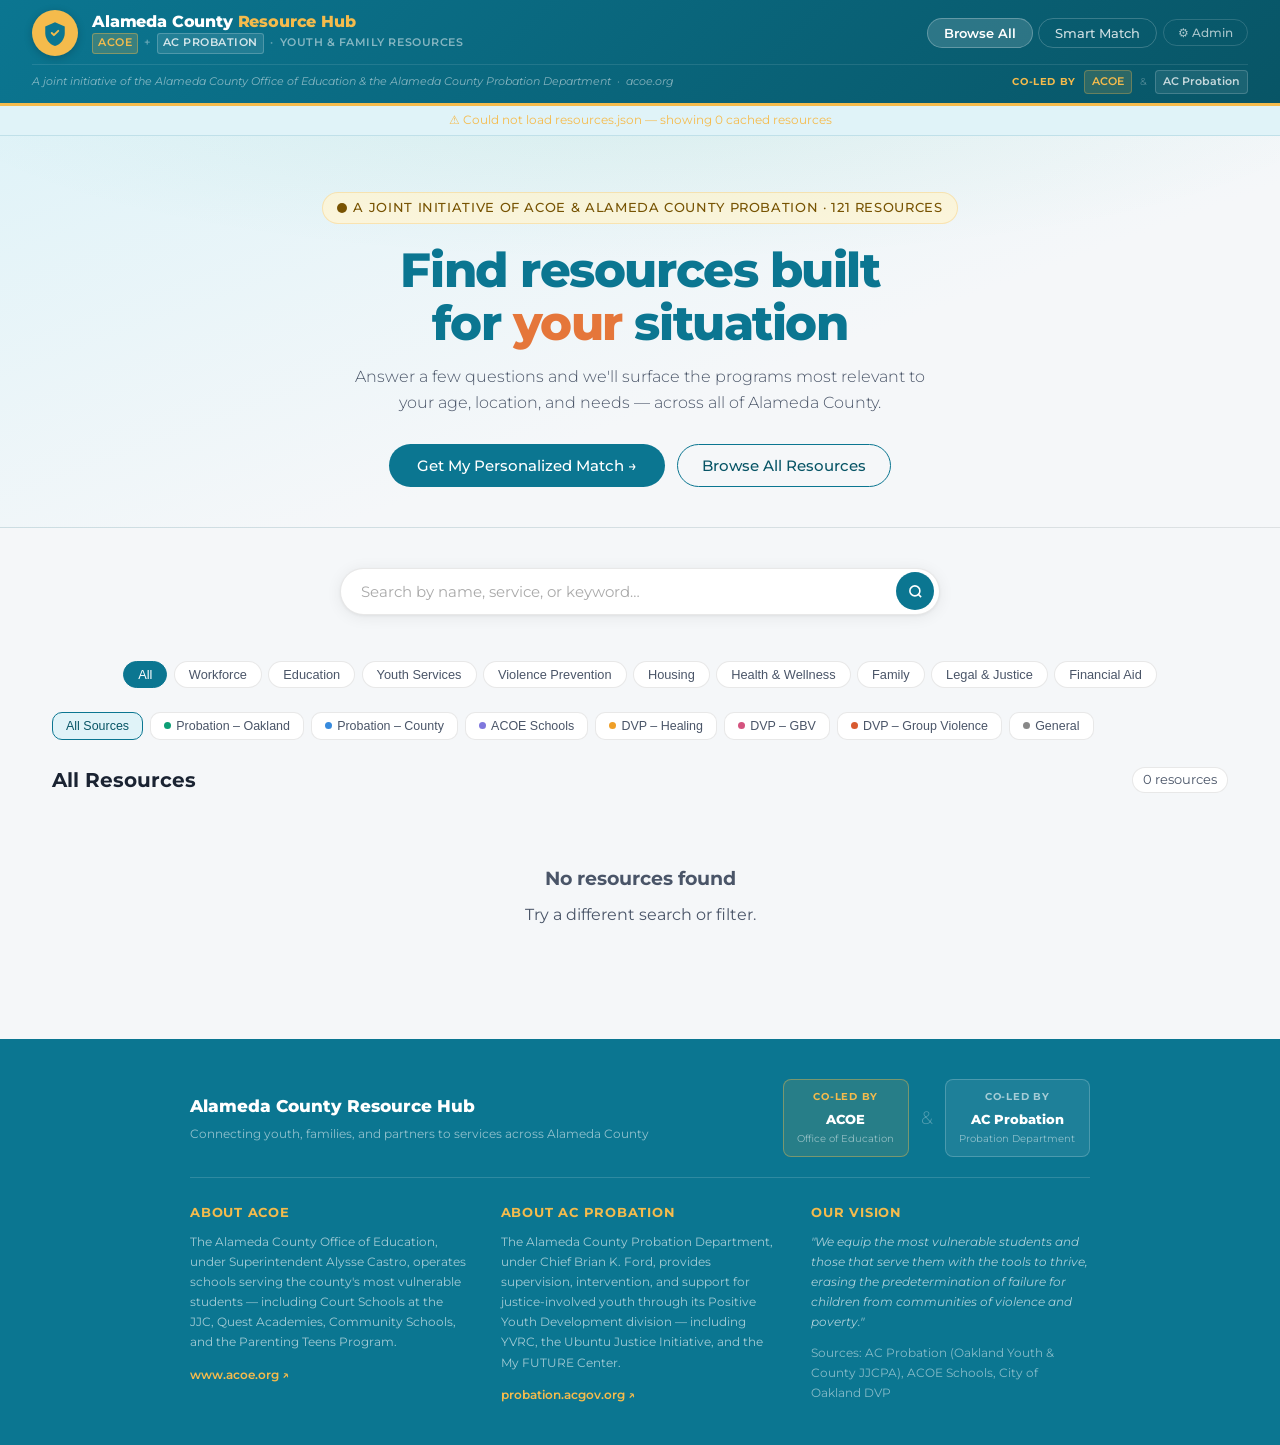
<file: index (2).html>
<!DOCTYPE html>
<html lang="en">
<head>
<meta charset="UTF-8">
<meta name="viewport" content="width=device-width, initial-scale=1.0">
<title>Alameda County Resource Hub · ACOE & Probation</title>
<link href="https://fonts.googleapis.com/css2?family=Montserrat:ital,wght@0,300;0,400;0,500;0,600;0,700;0,800;1,400&display=swap" rel="stylesheet">
<style>
*,*::before,*::after{box-sizing:border-box;margin:0;padding:0}
:root{
  /* ── ACOE Primary Colors ── */
  --teal:#0B7691;--teal-light:#E0F3F8;--teal-dark:#085566;--teal-mid:#0e8dac;
  --amber:#F5BB4C;--amber-light:#FEF6DC;
  --coral:#E5763A;--coral-light:#FDEDE3;
  /* ── ACOE Secondary Colors ── */
  --purple:#DB383B;--purple-light:#FCEAEA;
  --blue:#9BAB8E;--blue-light:#EEF2EB;
  --green:#73B661;--green-light:#EAF5E6;
  --pink:#D4537E;--pink-light:#FBEAF0;
  --red:#DB383B;--red-light:#FCEAEA;
  /* ── Neutrals ── */
  --ink:#1a2332;--ink-soft:#4a5568;--ink-faint:#8a97a8;
  --mist:#f5f7f9;--white:#ffffff;--border:rgba(0,0,0,0.09);--border2:rgba(0,0,0,0.15);
  --card-r:18px;--pill:100px;
  --shadow:0 2px 16px rgba(0,0,0,0.07),0 1px 3px rgba(0,0,0,0.05);
  --shadow-h:0 8px 32px rgba(0,0,0,0.13),0 2px 8px rgba(0,0,0,0.07);
  /* ── ACOE Font Stack ── */
  --font-head:'Montserrat','Century Gothic','Avenir',sans-serif;
  --font-body:'Montserrat','Century Gothic','Avenir',sans-serif;
}
html{scroll-behavior:smooth}
body{font-family:var(--font-body);background:var(--mist);color:var(--ink);min-height:100vh;line-height:1.6}

/* ── HEADER ── */
header{background:var(--white);border-bottom:1px solid var(--border);padding:0 2rem;position:sticky;top:0;z-index:200;display:flex;align-items:center;justify-content:space-between;height:64px}
.logo{display:flex;align-items:center;gap:10px;text-decoration:none}
.logo-mark{width:36px;height:36px;background:var(--teal);border-radius:10px;display:flex;align-items:center;justify-content:center;flex-shrink:0}
.logo-mark svg{width:20px;height:20px}
.logo-text{font-family:var(--font-head);font-weight:800;font-size:1.15rem;color:var(--ink);letter-spacing:-.01em}
.logo-text span{color:var(--teal)}
nav{display:flex;gap:.25rem}
nav button{background:none;border:none;padding:6px 14px;border-radius:var(--pill);font-family:var(--font-body);font-size:.875rem;font-weight:500;color:var(--ink-soft);cursor:pointer;transition:all .15s}
nav button:hover,nav button.nav-active{background:var(--teal-light);color:var(--teal-dark)}

/* ── HERO ── */
.hero{background:var(--white);padding:3.5rem 2rem 2.5rem;text-align:center;border-bottom:1px solid var(--border);position:relative;overflow:hidden}
.hero::before{content:'';position:absolute;inset:0;background:radial-gradient(ellipse 80% 60% at 50% -10%,rgba(13,158,117,.08) 0%,transparent 70%);pointer-events:none}
.eyebrow{display:inline-flex;align-items:center;gap:6px;background:var(--teal-light);color:var(--teal-dark);font-size:.8rem;font-weight:500;letter-spacing:.05em;text-transform:uppercase;padding:5px 14px;border-radius:var(--pill);margin-bottom:1.25rem}
.hero h1{font-family:var(--font-head);font-size:clamp(1.9rem,4.5vw,3rem);font-weight:800;line-height:1.1;letter-spacing:-.03em;margin-bottom:.9rem}
.hero h1 em{font-style:normal;color:var(--teal)}
.hero p{font-size:1rem;color:var(--ink-soft);max-width:580px;margin:0 auto 1.75rem;font-weight:300}
.hero-btns{display:flex;gap:.75rem;justify-content:center;flex-wrap:wrap}
.btn-primary{background:var(--teal);color:white;border:none;border-radius:var(--pill);padding:12px 28px;font-family:var(--font-body);font-size:.95rem;font-weight:500;cursor:pointer;transition:background .15s;text-decoration:none}
.btn-primary:hover{background:var(--teal-dark)}
.btn-secondary{background:transparent;color:var(--teal-dark);border:1.5px solid var(--teal);border-radius:var(--pill);padding:11px 24px;font-family:var(--font-body);font-size:.95rem;font-weight:500;cursor:pointer;transition:all .15s}
.btn-secondary:hover{background:var(--teal-light)}

/* ── SEARCH BAR ── */
.search-wrap{max-width:600px;margin:0 auto;position:relative}
.search-wrap input{width:100%;padding:13px 52px 13px 20px;border-radius:var(--pill);border:1.5px solid var(--border);background:var(--white);font-family:var(--font-body);font-size:.95rem;color:var(--ink);outline:none;box-shadow:var(--shadow);transition:border-color .2s,box-shadow .2s}
.search-wrap input:focus{border-color:var(--teal);box-shadow:0 0 0 3px rgba(13,158,117,.12)}
.search-wrap input::placeholder{color:#aaa}
.search-btn{position:absolute;right:6px;top:50%;transform:translateY(-50%);background:var(--teal);border:none;border-radius:var(--pill);width:38px;height:38px;cursor:pointer;display:flex;align-items:center;justify-content:center;transition:background .15s}
.search-btn:hover{background:var(--teal-dark)}
.search-btn svg{width:15px;height:15px;stroke:white;stroke-width:2.5;fill:none}

/* ── FILTERS ── */
.filters{display:flex;gap:.4rem;flex-wrap:wrap;justify-content:center;padding:1.4rem 2rem 0}
.fpill{background:var(--white);border:1px solid var(--border);border-radius:var(--pill);padding:5px 14px;font-size:.8rem;font-weight:500;cursor:pointer;transition:all .15s;color:var(--ink-soft)}
.fpill:hover{border-color:var(--teal);color:var(--teal-dark)}
.fpill.active{background:var(--teal);border-color:var(--teal);color:white}

/* ── MAIN ── */
main{max-width:1240px;margin:0 auto;padding:2.5rem 2rem 4rem}

/* ── VIEW TOGGLE ── */
.view-toggle{display:flex;background:var(--white);border:1px solid var(--border);border-radius:12px;padding:4px;gap:4px;margin-bottom:2rem;width:fit-content}
.vtab{padding:8px 20px;border-radius:8px;border:none;background:none;font-family:var(--font-body);font-size:.85rem;font-weight:500;cursor:pointer;color:var(--ink-soft);transition:all .15s;display:flex;align-items:center;gap:6px}
.vtab.active{background:var(--teal);color:white}
.vtab svg{width:14px;height:14px;stroke:currentColor;fill:none;stroke-width:2}

/* ── SMART MATCH WIZARD ── */
#matcher-view{display:none}
#matcher-view.visible{display:block}
#browse-view{display:block}

.wizard-wrap{background:var(--white);border-radius:22px;border:1px solid var(--border);box-shadow:var(--shadow);overflow:hidden;margin-bottom:2rem}

/* Progress bar */
.wiz-progress{height:5px;background:var(--mist);position:relative}
.wiz-bar{height:100%;background:linear-gradient(90deg,var(--teal),var(--teal-mid));border-radius:5px;transition:width .4s ease}

/* Step header */
.wiz-header{padding:2rem 2rem 0;display:flex;align-items:center;justify-content:space-between}
.wiz-step-label{font-size:.78rem;font-weight:600;color:var(--ink-faint);text-transform:uppercase;letter-spacing:.06em}
.wiz-step-num{font-size:.78rem;color:var(--ink-faint)}

/* Step body */
.wiz-body{padding:1.5rem 2rem 2rem}
.wiz-body h2{font-family:var(--font-head);font-size:1.5rem;font-weight:800;margin-bottom:.4rem;line-height:1.2}
.wiz-body .sub{font-size:.9rem;color:var(--ink-soft);margin-bottom:1.5rem;font-weight:300}

/* Option grids */
.opt-grid{display:grid;gap:.65rem}
.opt-grid.cols-2{grid-template-columns:repeat(2,1fr)}
.opt-grid.cols-3{grid-template-columns:repeat(3,1fr)}
.opt-grid.cols-auto{grid-template-columns:repeat(auto-fill,minmax(160px,1fr))}

.wiz-opt{background:var(--mist);border:2px solid transparent;border-radius:14px;padding:1rem 1.1rem;cursor:pointer;transition:all .18s;text-align:left;display:flex;flex-direction:column;gap:.3rem;position:relative}
.wiz-opt:hover{border-color:var(--teal);background:var(--teal-light)}
.wiz-opt.selected{border-color:var(--teal);background:var(--teal-light)}
.wiz-opt .opt-icon{font-size:22px;margin-bottom:2px}
.wiz-opt .opt-label{font-size:.9rem;font-weight:500;color:var(--ink);line-height:1.2}
.wiz-opt .opt-sub{font-size:.75rem;color:var(--ink-faint);font-weight:300}
.wiz-opt .check{position:absolute;top:10px;right:10px;width:20px;height:20px;border-radius:50%;border:2px solid var(--border2);display:flex;align-items:center;justify-content:center;transition:all .18s;flex-shrink:0}
.wiz-opt.selected .check{background:var(--teal);border-color:var(--teal)}
.wiz-opt.selected .check::after{content:'';width:6px;height:6px;background:white;border-radius:50%}

/* Risk factors — chip style */
.risk-grid{display:flex;flex-wrap:wrap;gap:.5rem}
.risk-chip{background:var(--mist);border:1.5px solid var(--border2);border-radius:var(--pill);padding:8px 16px;cursor:pointer;font-family:var(--font-body);font-size:.84rem;font-weight:500;color:var(--ink-soft);transition:all .15s;display:flex;align-items:center;gap:6px}
.risk-chip:hover{border-color:var(--teal);color:var(--teal-dark)}
.risk-chip.selected{background:var(--teal);border-color:var(--teal);color:white}
.risk-chip svg{width:13px;height:13px;stroke:currentColor;fill:none;stroke-width:2.5;flex-shrink:0}

/* Text / select inputs */
.wiz-input{width:100%;padding:12px 16px;border-radius:10px;border:1.5px solid var(--border2);background:var(--white);font-family:var(--font-body);font-size:.95rem;color:var(--ink);outline:none;transition:border-color .2s}
.wiz-input:focus{border-color:var(--teal)}
.wiz-input::placeholder{color:#bbb}
.input-row{display:flex;gap:.75rem}
.input-row .wiz-input{flex:1}
.input-label{font-size:.82rem;font-weight:500;color:var(--ink-soft);margin-bottom:.4rem;display:block}

/* Nav buttons */
.wiz-nav{display:flex;align-items:center;justify-content:space-between;padding:1.25rem 2rem;border-top:1px solid var(--border);background:var(--mist)}
.wiz-back{background:none;border:1.5px solid var(--border2);border-radius:var(--pill);padding:10px 22px;font-family:var(--font-body);font-size:.88rem;font-weight:500;color:var(--ink-soft);cursor:pointer;transition:all .15s}
.wiz-back:hover{border-color:var(--teal);color:var(--teal-dark)}
.wiz-next{background:var(--teal);color:white;border:none;border-radius:var(--pill);padding:11px 28px;font-family:var(--font-body);font-size:.92rem;font-weight:500;cursor:pointer;transition:background .15s;display:flex;align-items:center;gap:8px}
.wiz-next:hover{background:var(--teal-dark)}
.wiz-next svg{width:14px;height:14px;stroke:white;fill:none;stroke-width:2.5}
.wiz-next:disabled{background:#ccc;cursor:not-allowed}

/* ── MATCH RESULTS ── */
#match-results{display:none}
#match-results.visible{display:block}
.match-header{background:var(--white);border-radius:18px;border:1px solid var(--border);padding:1.75rem 2rem;margin-bottom:1.5rem;box-shadow:var(--shadow);display:flex;align-items:flex-start;justify-content:space-between;gap:1rem;flex-wrap:wrap}
.match-header-left h2{font-family:var(--font-head);font-size:1.4rem;font-weight:800;margin-bottom:.3rem}
.match-header-left p{font-size:.88rem;color:var(--ink-soft);font-weight:300}
.profile-pills{display:flex;flex-wrap:wrap;gap:.4rem;margin-top:.75rem}
.profile-pill{font-size:.75rem;background:var(--teal-light);color:var(--teal-dark);border-radius:var(--pill);padding:3px 12px;font-weight:500}
.match-again-btn{background:var(--teal-light);color:var(--teal-dark);border:1.5px solid var(--teal);border-radius:var(--pill);padding:9px 20px;font-family:var(--font-body);font-size:.84rem;font-weight:500;cursor:pointer;white-space:nowrap;transition:all .15s;flex-shrink:0}
.match-again-btn:hover{background:var(--teal);color:white}

/* Match score badge */
.score-badge{position:absolute;top:12px;right:12px;display:flex;align-items:center;gap:4px;background:var(--green-light);color:var(--green);border-radius:var(--pill);padding:3px 10px;font-size:.72rem;font-weight:700;z-index:1}
.score-badge.high{background:#E1F5EE;color:#085041}
.score-badge.med{background:var(--amber-light);color:#633806}
.score-badge svg{width:11px;height:11px;fill:currentColor;stroke:none}

/* ── SOURCE TABS ── */
.source-tabs{display:flex;gap:.45rem;flex-wrap:wrap;margin-bottom:1.5rem}
.stab{background:var(--white);border:1px solid var(--border);border-radius:10px;padding:6px 13px;font-size:.78rem;font-weight:500;cursor:pointer;color:var(--ink-soft);transition:all .15s;display:flex;align-items:center;gap:5px}
.stab:hover{border-color:var(--teal);color:var(--teal-dark)}
.stab.active{background:var(--teal-light);border-color:var(--teal);color:var(--teal-dark)}
.sdot{width:7px;height:7px;border-radius:50%;flex-shrink:0}

/* ── SEC HEADER ── */
.sec-hdr{display:flex;align-items:center;justify-content:space-between;margin-bottom:1.25rem;flex-wrap:wrap;gap:.5rem}
.sec-hdr h2{font-family:var(--font-head);font-size:1.25rem;font-weight:700}
.cnt{font-size:.8rem;color:var(--ink-soft);background:var(--white);border:1px solid var(--border);border-radius:var(--pill);padding:2px 10px}

/* ── RESOURCE GRID ── */
.grid{display:grid;grid-template-columns:repeat(auto-fill,minmax(310px,1fr));gap:1.2rem}

/* ── CARD ── */
.card{background:var(--white);border-radius:var(--card-r);border:1px solid var(--border);padding:1.4rem;display:flex;flex-direction:column;gap:.85rem;box-shadow:var(--shadow);transition:transform .2s,box-shadow .2s;position:relative;overflow:hidden;animation:fadeUp .35s ease both}
.card:hover{transform:translateY(-3px);box-shadow:var(--shadow-h)}
.accent{position:absolute;top:0;left:0;right:0;height:4px;border-radius:var(--card-r) var(--card-r) 0 0}
.card-top{display:flex;align-items:flex-start;justify-content:space-between;gap:.75rem}
.cicon{width:44px;height:44px;border-radius:12px;display:flex;align-items:center;justify-content:center;font-size:20px;flex-shrink:0}
.badges{display:flex;flex-direction:column;align-items:flex-end;gap:4px}
.cat{font-size:.68rem;font-weight:700;text-transform:uppercase;letter-spacing:.07em;padding:3px 9px;border-radius:var(--pill);white-space:nowrap}
.src-lbl{font-size:.65rem;color:#bbb;text-align:right}
.card h3{font-family:var(--font-head);font-size:.98rem;font-weight:700;line-height:1.25}
.ages-pill{font-size:.74rem;color:var(--teal-dark);background:var(--teal-light);display:inline-block;border-radius:var(--pill);padding:2px 10px;font-weight:500;margin-top:4px}
.card p{font-size:.845rem;color:var(--ink-soft);line-height:1.6;font-weight:300}
.tags{display:flex;flex-wrap:wrap;gap:.35rem;margin-top:auto}
.tag{font-size:.7rem;background:var(--mist);color:var(--ink-soft);border-radius:var(--pill);padding:3px 9px;border:1px solid var(--border)}
.card-foot{display:flex;align-items:center;justify-content:space-between;border-top:1px solid var(--border);padding-top:.85rem;gap:.5rem}
.card-meta{font-size:.73rem;color:#999;flex:1}
.card-contact{font-size:.73rem;color:var(--ink-soft)}
.card-addr{font-size:.68rem;color:#bbb}
.cta{background:var(--teal);color:white;border:none;border-radius:var(--pill);padding:7px 15px;font-family:var(--font-body);font-size:.78rem;font-weight:500;cursor:pointer;text-decoration:none;display:inline-block;transition:background .15s;white-space:nowrap;flex-shrink:0}
.cta:hover{background:var(--teal-dark)}
.cta-gray{background:#e5e5e5;color:#aaa;cursor:default}

/* match reason tag */
.match-reason{font-size:.7rem;background:var(--green-light);color:var(--green);border-radius:var(--pill);padding:3px 10px;border:1px solid rgba(99,153,34,.2);font-weight:500}

/* ── THEMES ── */
.th-teal .accent{background:var(--teal)}.th-teal .cicon{background:var(--teal-light)}.th-teal .cat{background:var(--teal-light);color:var(--teal-dark)}
.th-amber .accent{background:var(--amber)}.th-amber .cicon{background:var(--amber-light)}.th-amber .cat{background:var(--amber-light);color:#633806}
.th-coral .accent{background:var(--coral)}.th-coral .cicon{background:var(--coral-light)}.th-coral .cat{background:var(--coral-light);color:#4A1B0C}
.th-purple .accent{background:var(--purple)}.th-purple .cicon{background:var(--purple-light)}.th-purple .cat{background:var(--purple-light);color:#26215C}
.th-blue .accent{background:var(--blue)}.th-blue .cicon{background:var(--blue-light)}.th-blue .cat{background:var(--blue-light);color:#042C53}
.th-pink .accent{background:var(--pink)}.th-pink .cicon{background:var(--pink-light)}.th-pink .cat{background:var(--pink-light);color:#4B1528}
.th-red .accent{background:var(--red)}.th-red .cicon{background:var(--red-light)}.th-red .cat{background:var(--red-light);color:#501313}

/* ── NO RESULTS ── */
.nores{display:none;text-align:center;padding:3rem;color:var(--ink-soft)}
.nores h3{font-family:var(--font-head);font-weight:700;margin-bottom:.5rem}

/* ── FOOTER ── */
footer{font-size:.8rem}
footer strong{color:white;font-family:var(--font-head)}

/* ── EMPTY WIZARD STATE ── */
.start-card{text-align:center;padding:3rem 2rem;background:var(--white);border-radius:22px;border:1px solid var(--border);box-shadow:var(--shadow)}
.start-card .big-icon{font-size:3rem;margin-bottom:1rem}
.start-card h2{font-family:var(--font-head);font-size:1.5rem;font-weight:800;margin-bottom:.5rem}
.start-card p{color:var(--ink-soft);font-size:.95rem;max-width:440px;margin:0 auto 1.75rem;font-weight:300}

@media(max-width:680px){
  nav{display:none}
  .hero{padding:2.5rem 1.25rem 2rem}
  main{padding:1.5rem 1rem 3rem}
  .grid{grid-template-columns:1fr}
  .opt-grid.cols-2,.opt-grid.cols-3,.opt-grid.cols-auto{grid-template-columns:1fr}
  .input-row{flex-direction:column}
  .match-header{flex-direction:column}
}
@keyframes fadeUp{from{opacity:0;transform:translateY(14px)}to{opacity:1;transform:translateY(0)}}
@keyframes slideIn{from{opacity:0;transform:translateX(20px)}to{opacity:1;transform:translateX(0)}}
.wiz-body{animation:slideIn .25s ease}
</style>
</head>
<body>

<header style="background:linear-gradient(135deg,#0B7691 0%,#085566 100%);border-bottom:3px solid #F5BB4C;height:auto;padding:.6rem 2rem;flex-direction:column;align-items:stretch;gap:0">
  <div style="display:flex;align-items:center;justify-content:space-between;gap:1rem;flex-wrap:wrap">
    <a href="#" class="logo" onclick="location.reload();return false" style="gap:14px;text-decoration:none;display:flex;align-items:center">
      <!-- ACOE Shield -->
      <div style="width:46px;height:46px;background:#F5BB4C;border-radius:50%;display:flex;align-items:center;justify-content:center;flex-shrink:0;box-shadow:0 2px 8px rgba(0,0,0,.2)">
        <svg viewBox="0 0 24 24" fill="none" width="26" height="26">
          <path d="M12 2L3 6v6c0 5.5 3.8 10.7 9 12 5.2-1.3 9-6.5 9-12V6L12 2z" fill="#0B7691"/>
          <path d="M9 12l2 2 4-4" stroke="#F5BB4C" stroke-width="1.8" stroke-linecap="round" stroke-linejoin="round"/>
        </svg>
      </div>
      <div>
        <div style="font-family:var(--font-head);font-weight:800;font-size:1rem;color:white;letter-spacing:-.01em;line-height:1.2">Alameda County <span style="color:#F5BB4C">Resource Hub</span></div>
        <div style="font-size:.66rem;color:rgba(255,255,255,.65);font-weight:600;letter-spacing:.05em;text-transform:uppercase;margin-top:2px;display:flex;align-items:center;gap:6px">
          <span style="background:rgba(245,187,76,.2);border:1px solid rgba(245,187,76,.4);border-radius:3px;padding:1px 5px;color:#F5BB4C">ACOE</span>
          <span style="color:rgba(255,255,255,.35)">+</span>
          <span style="background:rgba(255,255,255,.1);border:1px solid rgba(255,255,255,.2);border-radius:3px;padding:1px 5px;color:rgba(255,255,255,.8)">AC Probation</span>
          <span style="color:rgba(255,255,255,.35)">·</span>
          <span style="color:rgba(255,255,255,.5)">Youth &amp; Family Resources</span>
        </div>
      </div>
    </a>
    <nav style="display:flex;align-items:center;gap:.35rem;flex-wrap:wrap">
      <button class="nav-active" onclick="showView('browse',this)" style="color:white;background:rgba(255,255,255,.15);border:1px solid rgba(255,255,255,.25);border-radius:var(--pill);padding:6px 16px;font-family:var(--font-body);font-size:.82rem;font-weight:600;cursor:pointer;transition:all .15s">Browse All</button>
      <button onclick="showView('matcher',this)" style="color:rgba(255,255,255,.8);background:transparent;border:1px solid rgba(255,255,255,.2);border-radius:var(--pill);padding:6px 16px;font-family:var(--font-body);font-size:.82rem;font-weight:500;cursor:pointer;transition:all .15s">Smart Match</button>
      <button onclick="showAdmin()" style="color:rgba(255,255,255,.65);background:transparent;border:1px solid rgba(255,255,255,.15);border-radius:var(--pill);padding:5px 14px;font-family:var(--font-body);font-size:.78rem;font-weight:500;cursor:pointer;transition:all .15s">⚙ Admin</button>
    </nav>
  </div>
  <!-- Co-brand tagline bar -->
  <div style="margin-top:.5rem;padding:.35rem 0 0;border-top:1px solid rgba(255,255,255,.1);display:flex;align-items:center;justify-content:space-between;flex-wrap:wrap;gap:.4rem">
    <div style="font-size:.7rem;color:rgba(255,255,255,.5);font-style:italic">A joint initiative of the Alameda County Office of Education &amp; the Alameda County Probation Department &nbsp;·&nbsp; acoe.org</div>
    <div style="display:flex;align-items:center;gap:.5rem">
      <span style="font-size:.65rem;font-weight:700;color:#F5BB4C;text-transform:uppercase;letter-spacing:.06em">Co-led by</span>
      <span style="font-size:.68rem;background:rgba(245,187,76,.15);border:1px solid rgba(245,187,76,.3);border-radius:4px;padding:2px 7px;color:#F5BB4C;font-weight:600">ACOE</span>
      <span style="font-size:.65rem;color:rgba(255,255,255,.3)">&amp;</span>
      <span style="font-size:.68rem;background:rgba(255,255,255,.08);border:1px solid rgba(255,255,255,.18);border-radius:4px;padding:2px 7px;color:rgba(255,255,255,.75);font-weight:600">AC Probation</span>
    </div>
  </div>
</header>
<div style="text-align:center;padding:5px 1rem;font-size:.73rem;background:#E0F3F8;border-bottom:1px solid rgba(11,118,145,.15);min-height:26px;color:#085566" id="sheet-status"></div>

<section class="hero" style="background:linear-gradient(160deg,#E0F3F8 0%,#f5f7f9 60%)">
  <div class="eyebrow" style="background:#FEF6DC;color:#7a5200;border:1px solid rgba(245,187,76,.3)">
    <svg width="10" height="10" viewBox="0 0 10 10" fill="currentColor"><circle cx="5" cy="5" r="5"/></svg>
    A joint initiative of ACOE &amp; Alameda County Probation · 121 Resources
  </div>
  <h1 style="color:#0B7691">Find resources built<br>for <em style="font-style:normal;color:#E5763A">your</em> situation</h1>
  <p>Answer a few questions and we'll surface the programs most relevant to your age, location, and needs — across all of Alameda County.</p>
  <div class="hero-btns">
    <button class="btn-primary" onclick="showView('matcher',document.querySelectorAll('nav button')[1])">Get My Personalized Match →</button>
    <button class="btn-secondary" onclick="showView('browse',document.querySelectorAll('nav button')[0])">Browse All Resources</button>
  </div>
</section>

<main>

<!-- ═══════════════════════════════════════
     SMART MATCH VIEW
════════════════════════════════════════ -->
<div id="matcher-view">

  <!-- WIZARD (shown until complete) -->
  <div id="wizard-shell">
    <div class="start-card" id="wizard-start">
      <div class="big-icon">🎯</div>
      <h2>Let's find your best resources</h2>
      <p>Answer 5 quick steps about who you are and what you need. We'll score every resource and show you the ones that fit best — ranked for you.</p>
      <button class="btn-primary" onclick="startWizard()">Start Matching →</button>
    </div>
    <div id="wizard" style="display:none">
      <div class="wizard-wrap">
        <div class="wiz-progress"><div class="wiz-bar" id="wiz-bar" style="width:20%"></div></div>
        <div class="wiz-header">
          <span class="wiz-step-label" id="wiz-step-label">Step 1 of 5</span>
          <span class="wiz-step-num" id="wiz-step-num"></span>
        </div>
        <div class="wiz-body" id="wiz-body"></div>
        <div class="wiz-nav">
          <button class="wiz-back" id="wiz-back" onclick="wizBack()">← Back</button>
          <button class="wiz-next" id="wiz-next" onclick="wizNext()">
            Continue <svg viewBox="0 0 24 24"><path d="M5 12h14M12 5l7 7-7 7"/></svg>
          </button>
        </div>
      </div>
    </div>
  </div>

  <!-- RESULTS (shown after wizard complete) -->
  <div id="match-results">
    <div class="match-header">
      <div class="match-header-left">
        <h2>Your Matched Resources</h2>
        <p id="match-summary"></p>
        <div class="profile-pills" id="profile-pills"></div>
      </div>
      <button class="match-again-btn" onclick="resetWizard()">↩ Update My Profile</button>
    </div>

    <!-- Sub-filters for matched results -->
    <div class="source-tabs" id="match-source-tabs">
      <button class="stab active" onclick="setMatchSrc('all',this)">All Matched</button>
      <button class="stab" onclick="setMatchSrc('probation-oakland',this)"><span class="sdot" style="background:#0D9E75"></span>Probation – Oakland</button>
      <button class="stab" onclick="setMatchSrc('probation-county',this)"><span class="sdot" style="background:#378ADD"></span>Probation – County</button>
      <button class="stab" onclick="setMatchSrc('acoe',this)"><span class="sdot" style="background:#7F77DD"></span>ACOE Schools</button>
      <button class="stab" onclick="setMatchSrc('dvp-healing',this)"><span class="sdot" style="background:#EF9F27"></span>DVP – Healing</button>
      <button class="stab" onclick="setMatchSrc('dvp-gbv',this)"><span class="sdot" style="background:#D4537E"></span>DVP – GBV</button>
      <button class="stab" onclick="setMatchSrc('dvp-group',this)"><span class="sdot" style="background:#D85A30"></span>DVP – Group Violence</button>
      <button class="stab" onclick="setMatchSrc('general',this)"><span class="sdot" style="background:#888"></span>General</button>
    </div>

    <div class="sec-hdr">
      <h2>Best matches for you</h2>
      <span class="cnt" id="match-cnt">—</span>
    </div>
    <div class="grid" id="match-grid"></div>
    <div class="nores" id="match-nores"><h3>No resources found for this filter</h3><p>Try "All Matched" to see your full results.</p></div>
  </div>
</div>

<!-- ═══════════════════════════════════════
     BROWSE VIEW
════════════════════════════════════════ -->
<div id="browse-view">
  <div style="margin-bottom:1.5rem">
    <div class="search-wrap">
      <input type="text" id="sinput" placeholder="Search by name, service, or keyword…">
      <button class="search-btn"><svg viewBox="0 0 24 24"><circle cx="11" cy="11" r="8"/><path d="M21 21l-4.35-4.35"/></svg></button>
    </div>
  </div>
  <div class="filters">
    <button class="fpill active" onclick="setFilter('all',this)">All</button>
    <button class="fpill" onclick="setFilter('workforce',this)">Workforce</button>
    <button class="fpill" onclick="setFilter('education',this)">Education</button>
    <button class="fpill" onclick="setFilter('youth',this)">Youth Services</button>
    <button class="fpill" onclick="setFilter('violence',this)">Violence Prevention</button>
    <button class="fpill" onclick="setFilter('housing',this)">Housing</button>
    <button class="fpill" onclick="setFilter('health',this)">Health &amp; Wellness</button>
    <button class="fpill" onclick="setFilter('family',this)">Family</button>
    <button class="fpill" onclick="setFilter('legal',this)">Legal &amp; Justice</button>
    <button class="fpill" onclick="setFilter('financial',this)">Financial Aid</button>
  </div>
  <div style="margin-top:1.5rem">
    <div class="source-tabs">
      <button class="stab active" onclick="setSrc('all',this)">All Sources</button>
      <button class="stab" onclick="setSrc('probation-oakland',this)"><span class="sdot" style="background:#0D9E75"></span>Probation – Oakland</button>
      <button class="stab" onclick="setSrc('probation-county',this)"><span class="sdot" style="background:#378ADD"></span>Probation – County</button>
      <button class="stab" onclick="setSrc('acoe',this)"><span class="sdot" style="background:#7F77DD"></span>ACOE Schools</button>
      <button class="stab" onclick="setSrc('dvp-healing',this)"><span class="sdot" style="background:#EF9F27"></span>DVP – Healing</button>
      <button class="stab" onclick="setSrc('dvp-gbv',this)"><span class="sdot" style="background:#D4537E"></span>DVP – GBV</button>
      <button class="stab" onclick="setSrc('dvp-group',this)"><span class="sdot" style="background:#D85A30"></span>DVP – Group Violence</button>
      <button class="stab" onclick="setSrc('general',this)"><span class="sdot" style="background:#888"></span>General</button>
    </div>
    <div class="sec-hdr">
      <h2>All Resources</h2>
      <span class="cnt" id="browse-cnt">—</span>
    </div>
    <div class="grid" id="browse-grid"></div>
    <div class="nores" id="browse-nores"><h3>No resources found</h3><p>Try a different search or filter.</p></div>
  </div>
</div>

</main>

<footer style="background:#0B7691;color:rgba(255,255,255,.7);text-align:left;padding:2.5rem 2rem;font-size:.82rem;line-height:1.7">
  <div style="max-width:900px;margin:0 auto">

    <!-- Co-brand header bar -->
    <div style="display:flex;align-items:center;gap:1rem;flex-wrap:wrap;margin-bottom:1.5rem;padding-bottom:1.25rem;border-bottom:1px solid rgba(255,255,255,.15)">
      <div style="flex:1;min-width:220px">
        <div style="font-family:var(--font-head);font-weight:800;font-size:1.05rem;color:white;margin-bottom:.2rem">Alameda County Resource Hub</div>
        <div style="font-size:.74rem;color:rgba(255,255,255,.55)">Connecting youth, families, and partners to services across Alameda County</div>
      </div>
      <div style="display:flex;align-items:center;gap:.75rem;flex-wrap:wrap">
        <div style="background:rgba(245,187,76,.12);border:1.5px solid rgba(245,187,76,.4);border-radius:8px;padding:.5rem .85rem;text-align:center">
          <div style="font-size:.62rem;font-weight:700;text-transform:uppercase;letter-spacing:.08em;color:#F5BB4C;margin-bottom:.15rem">Co-Led by</div>
          <div style="font-size:.82rem;font-weight:800;color:white">ACOE</div>
          <div style="font-size:.65rem;color:rgba(255,255,255,.5)">Office of Education</div>
        </div>
        <div style="font-size:1.1rem;color:rgba(255,255,255,.3);font-weight:300">&amp;</div>
        <div style="background:rgba(255,255,255,.08);border:1.5px solid rgba(255,255,255,.2);border-radius:8px;padding:.5rem .85rem;text-align:center">
          <div style="font-size:.62rem;font-weight:700;text-transform:uppercase;letter-spacing:.08em;color:rgba(255,255,255,.6);margin-bottom:.15rem">Co-Led by</div>
          <div style="font-size:.82rem;font-weight:800;color:white">AC Probation</div>
          <div style="font-size:.65rem;color:rgba(255,255,255,.5)">Probation Department</div>
        </div>
      </div>
    </div>

    <!-- Three columns -->
    <div style="display:grid;grid-template-columns:1fr 1fr 1fr;gap:2rem;flex-wrap:wrap">
      <div>
        <div style="font-family:var(--font-head);font-weight:700;font-size:.8rem;color:#F5BB4C;text-transform:uppercase;letter-spacing:.06em;margin-bottom:.55rem">About ACOE</div>
        <div style="font-size:.76rem;color:rgba(255,255,255,.62);line-height:1.65">The Alameda County Office of Education, under Superintendent Alysse Castro, operates schools serving the county's most vulnerable students — including Court Schools at the JJC, Quest Academies, Community Schools, and the Parenting Teens Program.</div>
        <div style="margin-top:.65rem"><a href="https://www.acoe.org" target="_blank" style="color:#F5BB4C;text-decoration:none;font-weight:600;font-size:.78rem">www.acoe.org ↗</a></div>
      </div>
      <div>
        <div style="font-family:var(--font-head);font-weight:700;font-size:.8rem;color:#F5BB4C;text-transform:uppercase;letter-spacing:.06em;margin-bottom:.55rem">About AC Probation</div>
        <div style="font-size:.76rem;color:rgba(255,255,255,.62);line-height:1.65">The Alameda County Probation Department, under Chief Brian K. Ford, provides supervision, intervention, and support for justice-involved youth through its Positive Youth Development division — including YVRC, the Ubuntu Justice Initiative, and the My FUTURE Center.</div>
        <div style="margin-top:.65rem"><a href="https://probation.acgov.org" target="_blank" style="color:#F5BB4C;text-decoration:none;font-weight:600;font-size:.78rem">probation.acgov.org ↗</a></div>
      </div>
      <div>
        <div style="font-family:var(--font-head);font-weight:700;font-size:.8rem;color:#F5BB4C;text-transform:uppercase;letter-spacing:.06em;margin-bottom:.55rem">Our Vision</div>
        <div style="font-size:.76rem;color:rgba(255,255,255,.65);line-height:1.65;font-style:italic">"We equip the most vulnerable students and those that serve them with the tools to thrive, erasing the predetermination of failure for children from communities of violence and poverty."</div>
        <div style="margin-top:.65rem;font-size:.74rem;color:rgba(255,255,255,.5)">Sources: AC Probation (Oakland Youth &amp; County JJCPA), ACOE Schools, City of Oakland DVP</div>
      </div>
    </div>
  </div>
</footer>

<script>
// ═══════════════════════════════════════════════════════════════
//  RESOURCE DATA — each resource has matching criteria:
//  ageMin/ageMax: numeric age range (null = no restriction)
//  genders: array of applicable genders ('male','female','lgbtq','all')
//  riskFactors: array of risk tags this resource addresses
//  zipcodes: 'all' or array of Oakland/AC zip groups ('north','south','east','all')
//  populations: array ('justice-involved','foster','pregnant','parent','veteran','immigrant','unhoused','survivor','at-risk','african-american')
//  urgency: 'immediate','short-term','planning','any'
// ═══════════════════════════════════════════════════════════════


// ════════════════════════════════════════
//  GOOGLE SHEETS CONNECTION
// ════════════════════════════════════════
let SHEET_URL = localStorage.getItem('rm_sheet_url') || '';
// Change this if your data file is hosted somewhere else, for example:
// const DATA_URL = 'https://raw.githubusercontent.com/YOUR-USERNAME/YOUR-REPO/main/resources.json';
const DATA_URL = './resources.json';
let R = [];
let sheetLoaded = false;

function callSheet(params) {
  if (!SHEET_URL) return Promise.resolve(null);
  return new Promise(resolve => {
    const cb = '_rmCb' + Date.now() + Math.floor(Math.random()*99999);
    let done = false;
    const finish = data => {
      if (done) return; done = true;
      try { delete window[cb]; } catch(e) {}
      const el = document.getElementById(cb);
      if (el) el.remove();
      resolve(data);
    };
    window[cb] = finish;
    const qs = Object.entries({...params, callback:cb})
      .map(([k,v]) => k+'='+encodeURIComponent(v==null?'':String(v))).join('&');
    const s = document.createElement('script');
    s.id = cb; s.onerror = ()=>finish(null);
    s.src = SHEET_URL + '?' + qs;
    document.head.appendChild(s);
    setTimeout(()=>finish(null), 15000);
  });
}

async function loadResources() {
  const statusEl = document.getElementById('sheet-status');

  // 1) If Google Sheet is connected, use it first.
  if (SHEET_URL) {
    if (statusEl) { statusEl.textContent = '⟳ Loading resources from Sheet…'; statusEl.style.color = 'var(--teal)'; }
    const data = await callSheet({action:'read'});
    if (Array.isArray(data) && data.length > 0) {
      R = data; sheetLoaded = true;
      localStorage.setItem('rm_cache', JSON.stringify(R));
      if (statusEl) { statusEl.textContent = '✓ ' + R.length + ' resources loaded live from Google Sheet'; statusEl.style.color = 'var(--teal)'; }
      renderBrowse();
      return;
    }
  }

  // 2) Otherwise fetch the static JSON file from GitHub / GitHub Pages.
  try {
    if (statusEl) { statusEl.textContent = '⟳ Loading resources…'; statusEl.style.color = 'var(--teal)'; }
    const res = await fetch(DATA_URL, { cache: 'no-store' });
    if (!res.ok) throw new Error('HTTP ' + res.status);
    const data = await res.json();
    if (!Array.isArray(data)) throw new Error('resources.json must be an array');
    R = data;
    localStorage.setItem('rm_cache', JSON.stringify(R));
    if (statusEl) { statusEl.textContent = '✓ Loaded ' + R.length + ' resources'; statusEl.style.color = 'var(--teal)'; }
  } catch (e) {
    const cached = localStorage.getItem('rm_cache');
    if (cached) {
      try { R = JSON.parse(cached); } catch(err) { R = []; }
    }
    if (statusEl) { statusEl.textContent = '⚠ Could not load resources.json — showing ' + R.length + ' cached resources'; statusEl.style.color = 'var(--amber)'; }
  }

  renderBrowse();
}

// ════════════════════════════════════════
//  ADMIN PANEL
// ════════════════════════════════════════
const ADMIN_CODE = 'FUTURE2025';
let adminUnlocked = false;
const ALL_RISK = ["mental-health","substance-use","justice-involved","violence","gang","housing","school-dropout","unemployment","family","mentorship","immigration","crisis","truancy","school-disconnected","credit-deficiency","IEP-sped","foster-care","aging-out","first-offense","parent"];
const ALL_POP  = ["justice-involved","foster","pregnant","parent","veteran","immigrant","unhoused","survivor","at-risk","african-american"];

function showAdmin() {
  if (!adminUnlocked) {
    const c = prompt('Admin access code:');
    if (c !== ADMIN_CODE) { alert('Incorrect code.'); return; }
    adminUnlocked = true;
  }
  document.getElementById('admin-ov').classList.add('open');
  document.getElementById('admin-url-inp').value = SHEET_URL || '';
  renderResourceTable();
}
function closeAdmin() { document.getElementById('admin-ov').classList.remove('open'); resetAdminForm(); }

async function adminConnect() {
  const url = (document.getElementById('admin-url-inp').value||'').trim();
  if (!url.startsWith('https://script.google.com/')) { alert('Please paste a valid Apps Script Web App URL.'); return; }
  SHEET_URL = url; localStorage.setItem('rm_sheet_url', url);
  const st = document.getElementById('admin-conn-status');
  if (st) { st.textContent = '✓ URL saved. Click Reload to fetch resources.'; st.style.color = 'var(--teal)'; }
}

async function adminTest() {
  const url = (document.getElementById('admin-url-inp').value||'').trim();
  if (!url) { alert('Paste a URL first.'); return; }
  const prev = SHEET_URL; SHEET_URL = url;
  const r = await callSheet({action:'ping'});
  SHEET_URL = prev;
  const st = document.getElementById('admin-conn-status');
  if (r && r.ok) { alert('✓ Connection successful!'); if(st){st.textContent='✓ Connection confirmed.';st.style.color='var(--teal)';} }
  else { alert('❌ No response. Check: (1) URL is correct, (2) access = Anyone (not "with Google account"), (3) you created a new deployment after editing the script.'); }
}

async function adminReload() {
  const st = document.getElementById('admin-conn-status');
  if (st) st.textContent = '⟳ Loading…';
  await loadResources();
  renderResourceTable();
  const cnt = document.getElementById('admin-cnt');
  if (cnt) cnt.textContent = R.length;
  if (st) { st.textContent = '✓ Loaded ' + R.length + ' resources.'; st.style.color='var(--teal)'; }
}

async function adminSeedSheet() {
  if (!SHEET_URL) { alert('Connect a Sheet URL first, then click Connect.'); return; }
  if (!confirm('This will write all ' + R.length + ' resources to your Google Sheet one by one. This takes about 60–90 seconds. Continue?')) return;
  const st = document.getElementById('admin-conn-status');
  let success = 0, fail = 0;
  for (let i = 0; i < R.length; i++) {
    if (st) st.textContent = 'Writing resource ' + (i+1) + ' of ' + R.length + '…';
    try {
      const result = await callSheet({ action: 'write', data: encodeURIComponent(JSON.stringify(R[i])) });
      if (result && result.ok) { success++; }
      else { fail++; }
    } catch(e) { fail++; }
    // Small pause to avoid overwhelming Apps Script rate limits
    await new Promise(res => setTimeout(res, 300));
  }
  if (st) {
    if (fail === 0) {
      st.textContent = '✓ All ' + success + ' resources written to Sheet!';
      st.style.color = 'var(--teal)';
    } else {
      st.textContent = success + ' resources written, ' + fail + ' failed. Try again for any that failed.';
      st.style.color = 'var(--amber)';
    }
  }
  if (fail === 0) {
    alert('✓ All ' + success + ' resources are now in your Google Sheet. You can edit them directly in the spreadsheet anytime.');
  } else {
    alert(success + ' of ' + R.length + ' resources written. ' + fail + ' failed — click Seed Sheet again to retry.');
  }
}

function renderResourceTable() {
  const tbody = document.getElementById('admin-tbody');
  if (!tbody) return;
  const q = (document.getElementById('admin-search').value||'').toLowerCase();
  const filtered = q ? R.filter(r=>(r.title||'').toLowerCase().includes(q)||(r.srcL||'').toLowerCase().includes(q)) : R;
  const cnt = document.getElementById('admin-cnt');
  if (cnt) cnt.textContent = R.length;
  tbody.innerHTML = filtered.map(r =>
    '<tr style="border-bottom:1px solid #f1f5f9">' +
    '<td style="padding:.5rem .8rem;font-weight:500;color:var(--ink)">' + (r.title||'') + '</td>' +
    '<td style="padding:.5rem .8rem;color:#555;font-size:.76rem">' + (r.catL||r.cat||'') + '</td>' +
    '<td style="padding:.5rem .8rem;color:#777;font-size:.72rem;font-family:monospace;max-width:180px;overflow:hidden;text-overflow:ellipsis;white-space:nowrap">' + (r.contact||'') + '</td>' +
    '<td style="padding:.5rem .8rem;color:#888;font-size:.72rem">' + (r.srcL||'') + '</td>' +
    '<td style="padding:.5rem .8rem;white-space:nowrap"><button class="abtn" onclick="editResource(' + r.id + ')" style="margin-right:.25rem">Edit</button><button class="abtn abtn-d" onclick="deleteResource(' + r.id + ')">✕</button></td>' +
    '</tr>'
  ).join('');
}

let editingId = null;

function newResource() {
  editingId = null; resetAdminForm();
  document.getElementById('af-id').value = Date.now();
  document.getElementById('admin-form-title').textContent = 'Add New Resource';
  document.getElementById('admin-form-sec').style.display = 'block';
  document.getElementById('admin-form-sec').scrollIntoView({behavior:'smooth'});
}

function editResource(id) {
  const r = R.find(x => x.id == id); if (!r) return;
  editingId = r.id;
  document.getElementById('admin-form-title').textContent = 'Edit: ' + r.title;
  document.getElementById('af-id').value = r.id;
  ['title','cat','catL','icon','th','ages','urgency','zipcodes','desc','contact','addr','avail','link','src','srcL'].forEach(k => {
    const el = document.getElementById('af-'+k); if (el) el.value = r[k]||'';
  });
  document.getElementById('af-ageMin').value = r.ageMin||'';
  document.getElementById('af-ageMax').value = r.ageMax||'';
  document.getElementById('af-tags').value = Array.isArray(r.tags) ? r.tags.join(', ') : '';
  document.getElementById('af-genders').value = Array.isArray(r.genders) ? r.genders.join('|') : 'all';
  ALL_RISK.forEach(v => { const el=document.getElementById('rf-'+v); if(el) el.checked=(r.riskFactors||[]).includes(v); });
  ALL_POP.forEach(v  => { const el=document.getElementById('pop-'+v); if(el) el.checked=(r.populations||[]).includes(v); });
  document.getElementById('admin-form-sec').style.display = 'block';
  document.getElementById('admin-form-sec').scrollIntoView({behavior:'smooth'});
}

function resetAdminForm() {
  editingId = null;
  const form = document.getElementById('admin-res-form'); if (form) form.reset();
  const sec = document.getElementById('admin-form-sec'); if (sec) sec.style.display='none';
}

function afV(id) { const e=document.getElementById(id); return e?(e.value||'').trim():''; }

async function saveResource() {
  const title = afV('af-title');
  if (!title) { alert('Name is required.'); return; }
  const r = {
    id:       editingId || Number(afV('af-id')) || Date.now(),
    title,
    cat:      afV('af-cat'),      catL:     afV('af-catL'),
    icon:     afV('af-icon'),     th:       afV('af-th') || 'th-teal',
    ages:     afV('af-ages'),     urgency:  afV('af-urgency') || 'any',
    zipcodes: afV('af-zipcodes') || 'all',
    ageMin:   afV('af-ageMin') ? Number(afV('af-ageMin')) : null,
    ageMax:   afV('af-ageMax') ? Number(afV('af-ageMax')) : null,
    desc:     afV('af-desc'),     contact:  afV('af-contact'),
    addr:     afV('af-addr'),     avail:    afV('af-avail'),
    link:     afV('af-link'),     src:      afV('af-src'),
    srcL:     afV('af-srcL'),
    tags:     afV('af-tags').split(',').map(s=>s.trim()).filter(Boolean),
    genders:  afV('af-genders').split('|').map(s=>s.trim()).filter(Boolean),
    riskFactors: ALL_RISK.filter(v=>{const e=document.getElementById('rf-'+v);return e&&e.checked;}),
    populations: ALL_POP.filter(v=>{const e=document.getElementById('pop-'+v);return e&&e.checked;}),
  };
  const idx = R.findIndex(x => x.id === r.id);
  if (idx >= 0) R[idx] = r; else R.push(r);
  localStorage.setItem('rm_cache', JSON.stringify(R));
  if (SHEET_URL) {
    const result = await callSheet({action:'write', data:encodeURIComponent(JSON.stringify(r))});
    if (result && result.ok) alert('✓ Saved to Google Sheet!');
    else alert('Saved locally — Sheet sync may have failed.');
  } else {
    alert('Saved in this browser (no Sheet connected). Connect a Sheet to make changes permanent across devices.');
  }
  resetAdminForm(); renderResourceTable(); renderBrowse();
}

async function deleteResource(id) {
  const r = R.find(x => x.id == id);
  if (!r || !confirm('Delete "' + r.title + '"? This cannot be undone.')) return;
  R = R.filter(x => x.id != id);
  localStorage.setItem('rm_cache', JSON.stringify(R));
  if (SHEET_URL) await callSheet({action:'delete', id:String(id)});
  renderResourceTable(); renderBrowse();
}



// ════════════════════════════════════════
//  BROWSE STATE
// ════════════════════════════════════════
let aF='all', aS='all', searchQ='';

function renderBrowse(){
  const grid=document.getElementById('browse-grid');
  const nores=document.getElementById('browse-nores');
  const cnt=document.getElementById('browse-cnt');
  let f=R.filter(r=>{
    const mf=aF==='all'||r.cat===aF;
    const ms=aS==='all'||r.src===aS;
    const q=searchQ.toLowerCase();
    const mq=!q||r.title.toLowerCase().includes(q)||r.desc.toLowerCase().includes(q)||r.tags.some(t=>t.toLowerCase().includes(q))||r.srcL.toLowerCase().includes(q);
    return mf&&ms&&mq;
  });
  cnt.textContent=f.length+' resource'+(f.length!==1?'s':'');
  if(!f.length){grid.innerHTML='';nores.style.display='block';return;}
  nores.style.display='none';
  grid.innerHTML=f.map((r,i)=>cardHTML(r,i,null)).join('');
}

function setFilter(f,el){aF=f;document.querySelectorAll('.fpill').forEach(p=>p.classList.remove('active'));el.classList.add('active');loadResources();}
function setSrc(s,el){aS=s;document.querySelectorAll('#browse-view .stab').forEach(t=>t.classList.remove('active'));el.classList.add('active');renderBrowse();}
document.getElementById('sinput').addEventListener('input',e=>{searchQ=e.target.value;renderBrowse();});

// ════════════════════════════════════════
//  CARD HTML
// ════════════════════════════════════════
function cardHTML(r,i,scoreInfo){
  const scoreTag=scoreInfo?`<span class="score-badge ${scoreInfo.level}">
    <svg viewBox="0 0 10 10"><circle cx="5" cy="5" r="5"/></svg>
    ${scoreInfo.pct}% match
  </span>`:'';
  const reasonTags=scoreInfo&&scoreInfo.reasons.length?scoreInfo.reasons.slice(0,3).map(reason=>`<span class="match-reason">${reason}</span>`).join(''):'';
  return`<div class="card ${r.th}" style="animation-delay:${Math.min(i*.05,.5)}s">
    <div class="accent"></div>
    ${scoreTag}
    <div class="card-top">
      <div class="cicon">${r.icon}</div>
      <div class="badges">
        <span class="cat">${r.catL}</span>
        <span class="src-lbl">${r.srcL}</span>
      </div>
    </div>
    <div>
      <h3>${r.title}</h3>
      ${r.ages?`<span class="ages-pill">Ages: ${r.ages}</span>`:''}
    </div>
    <p>${r.desc}</p>
    <div class="tags">
      ${r.tags.map(t=>`<span class="tag">${t}</span>`).join('')}
      ${reasonTags}
    </div>
    <div class="card-foot">
      <div>
        <div class="card-meta">${r.avail}</div>
        ${r.contact?`<div class="card-contact">${r.contact}</div>`:''}
        ${r.addr?`<div class="card-addr">${r.addr}</div>`:''}
      </div>
      ${r.link&&r.link!=='#'?`<a href="${r.link}" target="_blank" class="cta">Learn more</a>`:`<span class="cta cta-gray">Contact us</span>`}
    </div>
  </div>`;
}

// ════════════════════════════════════════
//  VIEW TOGGLE
// ════════════════════════════════════════
function showView(view,btn){
  document.getElementById('matcher-view').classList.toggle('visible',view==='matcher');
  document.getElementById('browse-view').style.display=view==='browse'?'block':'none';
  document.querySelectorAll('nav button').forEach(b=>b.classList.remove('nav-active'));
  if(btn)btn.classList.add('nav-active');
}

// ════════════════════════════════════════
//  WIZARD STATE
// ════════════════════════════════════════
let wStep=0, profile={};
let matchSrcFilter='all';

const STEPS=[
  // STEP 0 — About You
  {
    label:'About You', pct:20,
    render:()=>`
      <h2>Tell us a little about yourself</h2>
      <p class="sub">This helps us find programs you're actually eligible for.</p>
      <div style="margin-bottom:1.2rem">
        <span class="input-label">How old are you?</span>
        <div class="input-row">
          <input class="wiz-input" type="number" id="w-age" placeholder="Your age (e.g. 17)" min="0" max="100" value="${profile.age||''}" style="max-width:180px">
          <select class="wiz-input" id="w-gender">
            <option value="">Gender identity (optional)</option>
            <option value="male" ${profile.gender==='male'?'selected':''}>Male</option>
            <option value="female" ${profile.gender==='female'?'selected':''}>Female / Woman</option>
            <option value="lgbtq" ${profile.gender==='lgbtq'?'selected':''}>LGBTQ+ / Non-binary</option>
            <option value="all" ${profile.gender==='all'?'selected':''}>Prefer not to say</option>
          </select>
        </div>
      </div>
      <div>
        <span class="input-label">Which area of Oakland / Alameda County are you in?</span>
        <div class="opt-grid cols-auto" style="max-width:520px">
          ${[['north','🏙️','North Oakland / Downtown','94601–94612, 94618–94619'],['east','🌆','East Oakland','94603, 94605, 94606, 94621'],['south','🏘️','South County','Hayward, San Leandro, Fremont…'],['all','🗺️','Not sure / Any area','Show all locations']].map(([v,icon,label,sub])=>`
          <button class="wiz-opt ${profile.area===v?'selected':''}" onclick="pickOne('area','${v}',this)">
            <div class="check"></div>
            <div class="opt-icon">${icon}</div>
            <div class="opt-label">${label}</div>
            <div class="opt-sub">${sub}</div>
          </button>`).join('')}
        </div>
      </div>`,
    save:()=>{
      profile.age=parseInt(document.getElementById('w-age').value)||null;
      profile.gender=document.getElementById('w-gender').value||'all';
    },
    valid:()=>true
  },
  // STEP 1 — Situation
  {
    label:'Your Situation', pct:40,
    render:()=>`
      <h2>What's your current situation?</h2>
      <p class="sub">Select everything that applies — we use this to find programs built for your needs.</p>
      <div class="risk-grid" id="risk-chips">
        ${[
          ['justice-involved','⚖️','Involved with justice system'],
          ['first-offense','🔰','First-time offense / diversion'],
          ['gang','🏘️','Gang-involved or at risk'],
          ['violence','🛡️','Affected by violence'],
          ['domestic-violence','⚠️','Domestic / intimate partner violence'],
          ['sexual-exploitation','🚨','Commercial sexual exploitation'],
          ['community-violence','💔','Lost someone to violence'],
          ['mental-health','🧠','Mental health challenges'],
          ['substance-use','💊','Substance use / addiction'],
          ['truancy','📅','Chronically absent / truant'],
          ['school-disconnected','🚪','Out of school / disconnected'],
          ['credit-deficiency','📝','Behind on credits / need diploma'],
          ['iep-sped','♿','Has an IEP / Special Education needs'],
          ['school-dropout','📚','Dropped out of school'],
          ['foster-care','🏡','In or aging out of foster care'],
          ['aging-out','🔑','Aging out of foster care system'],
          ['unemployment','💼','Unemployed / need work'],
          ['housing','🏠','Housing unstable / unhoused'],
          ['food-insecurity','🥗','Struggling to afford food'],
          ['family','👨‍👩‍👧','Family / parenting challenges'],
          ['parent','👶','Pregnant or a parent'],
          ['grief','🕯️','Grieving / loss'],
          ['crisis','🆘','In crisis right now'],
          ['lgbtq','🏳️‍🌈','LGBTQ+ specific needs'],
          ['immigrant','🌍','Immigrant / language barriers'],
          ['disability','♿','Disability or developmental delay'],
          ['mentorship','🌟','Looking for a mentor'],
        ].map(([v,icon,label])=>`
          <button class="risk-chip ${(profile.risks||[]).includes(v)?'selected':''}" onclick="toggleRisk('${v}',this)">
            <svg viewBox="0 0 24 24"><polyline points="20 6 9 17 4 12"/></svg>
            ${icon} ${label}
          </button>`).join('')}
      </div>`,
    save:()=>{},
    valid:()=>true
  },
  // STEP 2 — Goals
  {
    label:'Your Goals', pct:60,
    render:()=>`
      <h2>What do you most need right now?</h2>
      <p class="sub">Pick your top priorities — you can choose more than one.</p>
      <div class="opt-grid cols-2">
        ${[
          ['workforce','💼','Find a job or job training','Employment, paid work, career coaching'],
          ['education','📚','Go back to school / get diploma','Credit recovery, GED, alternative school, college prep'],
          ['youth','🚀','Youth development services','Life skills, leadership, drop-in support'],
          ['violence','🛡️','Violence prevention & safety','Interruption, life coaching, healing'],
          ['housing','🏠','Stable housing','Emergency relocation, shelter, transitional housing'],
          ['health','🧠','Mental health & wellness','Counseling, therapy, crisis support'],
          ['legal','⚖️','Legal help / justice support','Diversion, restorative justice, legal aid'],
          ['family','👨‍👩‍👧','Family & parenting support','Parenting classes, childcare, food access'],
          ['financial','💰','Financial assistance','Rental aid, CalFresh, emergency funds'],
        ].map(([v,icon,label,sub])=>`
          <button class="wiz-opt ${(profile.goals||[]).includes(v)?'selected':''}" onclick="toggleGoal('${v}',this)">
            <div class="check"></div>
            <div class="opt-icon">${icon}</div>
            <div class="opt-label">${label}</div>
            <div class="opt-sub">${sub}</div>
          </button>`).join('')}
      </div>`,
    save:()=>{},
    valid:()=>(profile.goals||[]).length>0
  },
  // STEP 3 — Urgency
  {
    label:'Timeline', pct:80,
    render:()=>`
      <h2>How soon do you need support?</h2>
      <p class="sub">This helps us surface programs that can respond at your pace.</p>
      <div class="opt-grid cols-auto" style="max-width:520px">
        ${[
          ['immediate','🚨','Right now','I need help today or this week'],
          ['short-term','📅','Within a month','I\'m actively looking'],
          ['planning','🗓️','Planning ahead','I want to prepare for the future'],
        ].map(([v,icon,label,sub])=>`
          <button class="wiz-opt ${profile.urgency===v?'selected':''}" onclick="pickOne('urgency','${v}',this)">
            <div class="check"></div>
            <div class="opt-icon">${icon}</div>
            <div class="opt-label">${label}</div>
            <div class="opt-sub">${sub}</div>
          </button>`).join('')}
      </div>`,
    save:()=>{},
    valid:()=>!!profile.urgency
  },
  // STEP 4 — Identity (optional)
  {
    label:'More About You', pct:95,
    render:()=>`
      <h2>A couple more details <span style="font-size:.85em;font-weight:400;color:var(--ink-faint)">(optional)</span></h2>
      <p class="sub">Some programs are designed for specific populations. Sharing this helps us find the most targeted match.</p>
      <div class="risk-grid">
        ${[
          ['african-american','✊','African American / Black'],
          ['foster','🏡','In or formerly in foster care'],
          ['aging-out','🔑','Aging out of foster care (18+)'],
          ['veteran','🎖️','Veteran or military family'],
          ['immigrant','🌍','Immigrant / refugee / DACA'],
          ['lgbtq','🏳️‍🌈','LGBTQ+ community member'],
          ['unhoused','🛖','Currently unhoused'],
          ['survivor','💜','Violence survivor'],
          ['parent','👶','Parent or caregiver of young child'],
          ['justice-involved','⚖️','Justice-involved / on probation'],
        ].map(([v,icon,label])=>`
          <button class="risk-chip ${(profile.populations||[]).includes(v)?'selected':''}" onclick="togglePop('${v}',this)">
            <svg viewBox="0 0 24 24"><polyline points="20 6 9 17 4 12"/></svg>
            ${icon} ${label}
          </button>`).join('')}
      </div>`,
    save:()=>{},
    valid:()=>true
  },
];

function startWizard(){
  document.getElementById('wizard-start').style.display='none';
  document.getElementById('wizard').style.display='block';
  wStep=0;
  profile={risks:[],goals:[],populations:[]};
  renderStep();
}

function renderStep(){
  const s=STEPS[wStep];
  document.getElementById('wiz-bar').style.width=s.pct+'%';
  document.getElementById('wiz-step-label').textContent=`Step ${wStep+1} of ${STEPS.length}`;
  document.getElementById('wiz-step-num').textContent=s.label;
  document.getElementById('wiz-body').innerHTML=s.render();
  document.getElementById('wiz-back').style.visibility=wStep===0?'hidden':'visible';
  const nextBtn=document.getElementById('wiz-next');
  if(wStep===STEPS.length-1){
    nextBtn.innerHTML='Find My Matches ✨';
    nextBtn.onclick=finishWizard;
  } else {
    nextBtn.innerHTML='Continue <svg viewBox="0 0 24 24"><path d="M5 12h14M12 5l7 7-7 7"/></svg>';
    nextBtn.onclick=wizNext;
  }
}

function wizNext(){
  STEPS[wStep].save();
  if(!STEPS[wStep].valid()){
    alert('Please complete this step before continuing.');
    return;
  }
  wStep++;
  renderStep();
}
function wizBack(){STEPS[wStep].save();wStep--;renderStep();}

function pickOne(key,val,btn){
  profile[key]=val;
  btn.closest('.opt-grid').querySelectorAll('.wiz-opt').forEach(b=>b.classList.remove('selected'));
  btn.classList.add('selected');
}
function toggleRisk(val,btn){
  if(!profile.risks)profile.risks=[];
  const i=profile.risks.indexOf(val);
  if(i>-1){profile.risks.splice(i,1);btn.classList.remove('selected');}
  else{profile.risks.push(val);btn.classList.add('selected');}
}
function toggleGoal(val,btn){
  if(!profile.goals)profile.goals=[];
  const i=profile.goals.indexOf(val);
  if(i>-1){profile.goals.splice(i,1);btn.classList.remove('selected');}
  else{profile.goals.push(val);btn.classList.add('selected');}
}
function togglePop(val,btn){
  if(!profile.populations)profile.populations=[];
  const i=profile.populations.indexOf(val);
  if(i>-1){profile.populations.splice(i,1);btn.classList.remove('selected');}
  else{profile.populations.push(val);btn.classList.add('selected');}
}

// ════════════════════════════════════════
//  SCORING ENGINE
// ════════════════════════════════════════
function scoreResource(r,p){
  let score=0, maxScore=0, reasons=[];

  // 1. AGE MATCH (weight 25)
  maxScore+=25;
  const age=p.age;
  if(age!==null&&age!==undefined&&r.ageMin!==null&&r.ageMax!==null){
    if(age>=r.ageMin&&age<=r.ageMax){score+=25;reasons.push('Age eligible');}
    else if(Math.abs(age-r.ageMin)<=2||Math.abs(age-r.ageMax)<=2){score+=10;}
  } else if(r.ageMin===null&&r.ageMax===null){score+=25;} // no restriction
  else if(r.ageMin!==null&&r.ageMax===null&&age>=r.ageMin){score+=25;}
  else if(r.ageMin===null&&r.ageMax!==null&&age<=r.ageMax){score+=25;}
  else{score+=15;} // unknown, give partial credit

  // 2. GENDER MATCH (weight 15)
  maxScore+=15;
  const g=p.gender||'all';
  if(r.genders.includes('all')||r.genders.includes(g)){score+=15;reasons.push('Serves your gender');}
  else if(g==='lgbtq'&&r.genders.includes('lgbtq')){score+=15;}

  // 3. AREA MATCH (weight 20)
  maxScore+=20;
  const area=p.area||'all';
  if(r.zipcodes==='all'||area==='all'){score+=20;}
  else if(r.zipcodes===area||(area==='east'&&r.zipcodes==='north')){score+=20;reasons.push('Serves your area');}
  else if(r.zipcodes==='north'&&area==='east'){score+=15;}
  else{score+=5;}

  // 4. RISK FACTOR MATCH (weight 25)
  maxScore+=25;
  const risks=p.risks||[];
  if(risks.length>0){
    const hits=r.riskFactors.filter(rf=>risks.includes(rf));
    const rf_score=Math.min(hits.length/Math.max(risks.length,1)*25*1.5,25);
    score+=Math.round(rf_score);
    if(hits.length>0)reasons.push(...hits.slice(0,2).map(h=>h.replace(/-/g,' ')));
  } else {score+=12;}

  // 5. GOAL MATCH (weight 15)
  maxScore+=15;
  const goals=p.goals||[];
  if(goals.length>0&&goals.includes(r.cat)){score+=15;reasons.push('Matches your goal');}
  else if(goals.length===0){score+=7;}
  else{score+=2;}

  // 6. POPULATION MATCH (bonus up to 10)
  maxScore+=10;
  const pops=p.populations||[];
  if(pops.length>0){
    const popHits=r.populations.filter(pop=>pops.includes(pop)||pop==='at-risk');
    if(popHits.length>0){score+=10;if(reasons.length<4)reasons.push('Targeted program');}
    else{score+=3;}
  } else {score+=6;}

  // 7. URGENCY MATCH (bonus up to 5)
  maxScore+=5;
  const u=p.urgency||'any';
  if(r.urgency==='any'||r.urgency===u){score+=5;}
  else if(u==='immediate'&&r.urgency==='any'){score+=4;}
  else{score+=2;}

  const pct=Math.round((score/maxScore)*100);
  return{score,pct,reasons:[...new Set(reasons)],level:pct>=75?'high':pct>=50?'med':'low'};
}

// ════════════════════════════════════════
//  FINISH & RENDER RESULTS
// ════════════════════════════════════════
let matchedResults=[];

function finishWizard(){
  STEPS[wStep].save();
  // Score all resources
  const scored=R.map(r=>({r,info:scoreResource(r,profile)}))
    .filter(x=>x.info.pct>=30) // only show reasonable matches
    .sort((a,b)=>b.info.score-a.info.score);
  matchedResults=scored;

  document.getElementById('wizard').style.display='none';
  document.getElementById('match-results').classList.add('visible');
  matchSrcFilter='all';

  // Profile pills
  const pills=[];
  if(profile.age)pills.push(`Age ${profile.age}`);
  if(profile.gender&&profile.gender!=='all')pills.push({male:'Male',female:'Female',lgbtq:'LGBTQ+'}[profile.gender]||profile.gender);
  if(profile.area)pills.push({north:'North Oakland',east:'East Oakland',south:'South County',all:'All Areas'}[profile.area]||profile.area);
  if((profile.goals||[]).length)pills.push(...profile.goals.map(g=>({workforce:'Job/Career',education:'Education',youth:'Youth Services',violence:'Violence Prevention',housing:'Housing',health:'Mental Health',legal:'Legal Help',family:'Family',financial:'Financial Aid'}[g]||g)));
  if((profile.risks||[]).length)pills.push(...profile.risks.slice(0,3).map(r=>r.replace(/-/g,' ')));
  document.getElementById('profile-pills').innerHTML=pills.map(p=>`<span class="profile-pill">${p}</span>`).join('');

  const total=scored.length;
  const high=scored.filter(x=>x.info.level==='high').length;
  document.getElementById('match-summary').textContent=`Found ${total} resources for your profile — ${high} strong matches highlighted.`;

  renderMatchGrid();
}

function renderMatchGrid(){
  const grid=document.getElementById('match-grid');
  const nores=document.getElementById('match-nores');
  const cnt=document.getElementById('match-cnt');
  let f=matchedResults.filter(x=>matchSrcFilter==='all'||x.r.src===matchSrcFilter);
  cnt.textContent=f.length+' match'+(f.length!==1?'es':'');
  if(!f.length){grid.innerHTML='';nores.style.display='block';return;}
  nores.style.display='none';
  grid.innerHTML=f.map((x,i)=>cardHTML(x.r,i,x.info)).join('');
}

function setMatchSrc(s,el){
  matchSrcFilter=s;
  document.querySelectorAll('#match-source-tabs .stab').forEach(t=>t.classList.remove('active'));
  el.classList.add('active');
  renderMatchGrid();
}

function resetWizard(){
  document.getElementById('match-results').classList.remove('visible');
  document.getElementById('wizard').style.display='block';
  wStep=0;
  profile={risks:[],goals:[],populations:[]};
  renderStep();
}

// ════════════════════════════════════════
//  INIT
// ════════════════════════════════════════
loadResources();
</script>

<style>
.abtn{background:#f1f5f9;border:1px solid #cbd5e1;border-radius:20px;padding:5px 14px;font-family:var(--font-body);font-size:.76rem;font-weight:500;cursor:pointer;color:#475569;transition:all .15s;white-space:nowrap}
.abtn:hover{background:#e2e8f0}
.abtn-p{background:var(--teal)!important;color:white!important;border-color:var(--teal)!important}
.abtn-p:hover{background:var(--teal-dark)!important}
.abtn-d{background:#fde8e3!important;color:#e85c3a!important;border-color:rgba(232,92,58,.2)!important}
.abtn-d:hover{background:#e85c3a!important;color:white!important}
.afl{display:block;font-size:.71rem;font-weight:600;color:#475569;text-transform:uppercase;letter-spacing:.05em;margin-bottom:.25rem}
.afi{width:100%;border:1.5px solid #cbd5e1;border-radius:7px;padding:.5rem .75rem;font-family:var(--font-body);font-size:.83rem;color:#0f172a;outline:none;transition:border-color .2s;background:white}
.afi:focus{border-color:var(--teal);box-shadow:0 0 0 3px rgba(13,158,117,.1)}
textarea.afi{resize:vertical;min-height:72px;line-height:1.5}
#admin-ov{display:none;position:fixed;inset:0;background:rgba(0,0,0,.52);z-index:800;overflow-y:auto;padding:1.5rem}
#admin-ov.open{display:block}
</style>

<div id="admin-ov">
  <div style="max-width:880px;margin:0 auto;background:white;border-radius:18px;padding:1.85rem;box-shadow:0 20px 60px rgba(0,0,0,.3)">
    <div style="display:flex;justify-content:space-between;align-items:center;margin-bottom:1.4rem">
      <h2 style="font-family:var(--font-head);font-size:1.25rem;font-weight:800">⚙ Resource Admin Panel</h2>
      <button onclick="closeAdmin()" style="background:none;border:none;font-size:1.4rem;cursor:pointer;color:#888;line-height:1">✕</button>
    </div>

    <!-- SHEET SETUP -->
    <div style="background:#f0faf6;border:1px solid rgba(13,158,117,.2);border-radius:12px;padding:1.15rem;margin-bottom:1.35rem">
      <h3 style="font-family:var(--font-head);font-size:.9rem;font-weight:700;color:var(--teal-dark);margin-bottom:.55rem">Google Sheet Connection</h3>
      <p style="font-size:.78rem;color:#555;margin-bottom:.75rem;line-height:1.6">Connect a Sheet so you can edit resources without touching code. After connecting, click <strong>Seed Sheet</strong> to populate it with all existing resources. Then edit rows directly in the spreadsheet.</p>
      <details style="margin-bottom:.75rem">
        <summary style="font-size:.78rem;font-weight:600;cursor:pointer;color:var(--teal-dark);user-select:none">View Apps Script code to paste ↓</summary>
        <div style="margin-top:.5rem;background:#1a1a2e;color:#7effd4;font-family:monospace;font-size:.65rem;border-radius:8px;padding:.75rem;max-height:200px;overflow-y:auto;line-height:1.75;white-space:pre-wrap">const SHEET_ID = 'YOUR_SHEET_ID';
const SHEET_NAME = 'Resources';
const COLS = ['id','title','cat','catL','icon','th','ages','ageMin','ageMax',
  'genders','riskFactors','populations','urgency','zipcodes',
  'desc','tags','contact','addr','avail','link','src','srcL'];

function doGet(e) {
  const p = e.parameter, cb = p.callback || 'cb';
  const ss = SpreadsheetApp.openById(SHEET_ID);
  try {
    if (p.action === 'ping') return jp(cb, {ok:true});

    if (p.action === 'read') {
      const sh = ss.getSheetByName(SHEET_NAME);
      if (!sh) return jp(cb, []);
      const v = sh.getDataRange().getValues();
      if (v.length &lt; 2) return jp(cb, []);
      const hdrs = v[0];
      return jp(cb, v.slice(1).filter(r=&gt;r[0]).map(row =&gt; {
        const obj = {};
        hdrs.forEach((h,i) =&gt; {
          let val = String(row[i]===undefined?'':row[i]);
          if (['genders','riskFactors','populations','tags'].includes(h))
            obj[h] = val ? val.split('|').map(s=&gt;s.trim()).filter(Boolean) : [];
          else if (['ageMin','ageMax','id'].includes(h))
            obj[h] = (val===''||val==='null') ? null : Number(val);
          else obj[h] = val;
        });
        return obj;
      }));
    }

    if (p.action === 'write') {
      const d = JSON.parse(decodeURIComponent(p.data));
      const sh = getOrCreate(ss);
      const v = sh.getDataRange().getValues();
      const row = makeRow(d);
      let found = false;
      for (let i=1;i&lt;v.length;i++) {
        if (String(v[i][0])===String(d.id)) {
          sh.getRange(i+1,1,1,COLS.length).setValues([row]);
          found=true; break;
        }
      }
      if (!found) sh.appendRow(row);
      return jp(cb, {ok:true});
    }

    if (p.action === 'delete') {
      const sh = ss.getSheetByName(SHEET_NAME);
      if (sh) {
        const v = sh.getDataRange().getValues();
        for (let i=1;i&lt;v.length;i++) {
          if (String(v[i][0])===String(p.id)) { sh.deleteRow(i+1); break; }
        }
      }
      return jp(cb, {ok:true});
    }

    if (p.action === 'seed') {
      const records = JSON.parse(decodeURIComponent(p.data));
      const sh = getOrCreate(ss);
      const lastRow = sh.getLastRow();
      if (lastRow &gt; 1) sh.deleteRows(2, lastRow-1);
      records.forEach(r =&gt; sh.appendRow(makeRow(r)));
      return jp(cb, {ok:true, count:records.length});
    }

  } catch(err) { return jp(cb, {ok:false, error:err.message}); }
  return jp(cb, {ok:false, error:'unknown action'});
}

function makeRow(d) {
  return COLS.map(c =&gt; {
    const v = d[c];
    if (Array.isArray(v)) return v.join('|');
    if (v===null||v===undefined) return '';
    return String(v);
  });
}

function getOrCreate(ss) {
  let sh = ss.getSheetByName(SHEET_NAME);
  if (!sh) {
    sh = ss.insertSheet(SHEET_NAME);
    sh.appendRow(COLS);
    sh.getRange(1,1,1,COLS.length)
      .setFontWeight('bold').setBackground('#0D9E75').setFontColor('#ffffff');
    sh.setFrozenRows(1);
    sh.setColumnWidth(2,260); sh.setColumnWidth(15,300); sh.setColumnWidth(17,200);
  }
  return sh;
}

function jp(cb, data) {
  return ContentService
    .createTextOutput(cb+'('+JSON.stringify(data)+');')
    .setMimeType(ContentService.MimeType.JAVASCRIPT);
}</div>
        <p style="font-size:.73rem;color:#666;margin-top:.4rem">Extensions → Apps Script → paste code → Deploy → New deployment → Web app → Execute as Me → Anyone → Deploy → copy URL</p>
      </details>
      <div style="display:flex;gap:.4rem;flex-wrap:wrap">
        <input id="admin-url-inp" type="url" placeholder="https://script.google.com/macros/s/…" style="flex:1;min-width:220px;border:1.5px solid #cbd5e1;border-radius:8px;padding:6px 10px;font-family:monospace;font-size:.73rem;outline:none">
        <button class="abtn abtn-p" onclick="adminConnect()">Connect</button>
        <button class="abtn" onclick="adminTest()">Test</button>
        <button class="abtn" onclick="adminReload()">↻ Reload</button>
        <button class="abtn" onclick="adminSeedSheet()">Seed Sheet</button>
      </div>
      <div id="admin-conn-status" style="font-size:.74rem;margin-top:.4rem;color:#888"></div>
    </div>

    <!-- RESOURCE TABLE -->
    <div style="display:flex;align-items:center;justify-content:space-between;margin-bottom:.65rem;flex-wrap:wrap;gap:.4rem">
      <h3 style="font-family:var(--font-head);font-size:.9rem;font-weight:700">All Resources (<span id="admin-cnt">121</span>)</h3>
      <div style="display:flex;gap:.35rem">
        <input id="admin-search" placeholder="Search…" oninput="renderResourceTable()" style="border:1.5px solid #cbd5e1;border-radius:20px;padding:4px 12px;font-size:.79rem;outline:none;width:180px">
        <button class="abtn abtn-p" onclick="newResource()">+ Add Resource</button>
      </div>
    </div>
    <div style="overflow-x:auto;border:1px solid #e2e8f0;border-radius:10px;margin-bottom:1.1rem;max-height:320px;overflow-y:auto">
      <table style="width:100%;border-collapse:collapse;font-size:.77rem">
        <thead style="position:sticky;top:0;z-index:1"><tr style="background:#f8fafc">
          <th style="padding:.5rem .8rem;text-align:left;font-size:.67rem;text-transform:uppercase;letter-spacing:.06em;color:#94a3b8;border-bottom:1px solid #e2e8f0;font-weight:600">Name</th>
          <th style="padding:.5rem .8rem;text-align:left;font-size:.67rem;text-transform:uppercase;letter-spacing:.06em;color:#94a3b8;border-bottom:1px solid #e2e8f0;font-weight:600">Category</th>
          <th style="padding:.5rem .8rem;text-align:left;font-size:.67rem;text-transform:uppercase;letter-spacing:.06em;color:#94a3b8;border-bottom:1px solid #e2e8f0;font-weight:600">Contact</th>
          <th style="padding:.5rem .8rem;text-align:left;font-size:.67rem;text-transform:uppercase;letter-spacing:.06em;color:#94a3b8;border-bottom:1px solid #e2e8f0;font-weight:600">Source</th>
          <th style="padding:.5rem .8rem;text-align:left;font-size:.67rem;text-transform:uppercase;letter-spacing:.06em;color:#94a3b8;border-bottom:1px solid #e2e8f0;font-weight:600"></th>
        </tr></thead>
        <tbody id="admin-tbody"></tbody>
      </table>
    </div>

    <!-- ADD / EDIT FORM -->
    <div id="admin-form-sec" style="display:none;border:2px solid var(--teal);border-radius:14px;padding:1.35rem;background:#f0faf6">
      <h3 id="admin-form-title" style="font-family:var(--font-head);font-size:.9rem;font-weight:700;color:var(--teal-dark);margin-bottom:.9rem">Edit Resource</h3>
      <form id="admin-res-form" onsubmit="event.preventDefault()">
        <input type="hidden" id="af-id">
        <div style="display:grid;grid-template-columns:1fr 1fr;gap:.65rem;margin-bottom:.65rem">
          <div style="grid-column:1/-1"><label class="afl">Name *</label><input class="afi" id="af-title" placeholder="Full organization name" required></div>
          <div><label class="afl">Category</label><select class="afi" id="af-cat"><option value="health">Health & Wellness</option><option value="legal">Legal & Justice</option><option value="youth">Youth Services</option><option value="workforce">Workforce</option><option value="violence">Violence Prevention</option><option value="housing">Housing</option><option value="family">Family</option><option value="education">Education</option><option value="food">Food & Basic Needs</option></select></div>
          <div><label class="afl">Category Label</label><input class="afi" id="af-catL" placeholder="e.g. Health &amp; Wellness"></div>
          <div><label class="afl">Icon (emoji)</label><input class="afi" id="af-icon" placeholder="🌟"></div>
          <div><label class="afl">Card Theme</label><select class="afi" id="af-th"><option value="th-teal">th-teal</option><option value="th-amber">th-amber</option><option value="th-coral">th-coral</option><option value="th-purple">th-purple</option><option value="th-blue">th-blue</option><option value="th-pink">th-pink</option><option value="th-red">th-red</option><option value="th-green">th-green</option></select></div>
          <div><label class="afl">Ages Served</label><input class="afi" id="af-ages" placeholder="14–21"></div>
          <div style="display:grid;grid-template-columns:1fr 1fr;gap:.4rem">
            <div><label class="afl">Age Min</label><input class="afi" type="number" id="af-ageMin" placeholder="14"></div>
            <div><label class="afl">Age Max</label><input class="afi" type="number" id="af-ageMax" placeholder="21"></div>
          </div>
          <div><label class="afl">Urgency</label>
            <select class="afi" id="af-urgency"><option value="any">Any</option><option value="immediate">Immediate</option><option value="short-term">Short-term</option><option value="planning">Planning</option></select>
          </div>
          <div><label class="afl">Coverage</label>
            <select class="afi" id="af-zipcodes"><option value="all">All Alameda County</option><option value="north">North / Oakland</option><option value="south">South / Hayward</option><option value="east">East County</option></select>
          </div>
          <div style="grid-column:1/-1"><label class="afl">Description</label><textarea class="afi" id="af-desc" rows="2" placeholder="Brief description of services…"></textarea></div>
          <div><label class="afl">Contact</label><input class="afi" id="af-contact" placeholder="(510) 555-0000 | org@email.com"></div>
          <div><label class="afl">Address</label><input class="afi" id="af-addr" placeholder="123 Main St, Oakland"></div>
          <div><label class="afl">Availability</label><input class="afi" id="af-avail" placeholder="Open, Referrals accepted…"></div>
          <div><label class="afl">Link</label><input class="afi" id="af-link" placeholder="https:// or mailto:"></div>
          <div><label class="afl">Source ID</label><input class="afi" id="af-src" placeholder="probation-oakland"></div>
          <div><label class="afl">Source Label</label><input class="afi" id="af-srcL" placeholder="AC Probation – Oakland"></div>
          <div><label class="afl">Tags (comma separated)</label><input class="afi" id="af-tags" placeholder="Counseling, Crisis, Diversion"></div>
          <div><label class="afl">Genders (all or male|female)</label><input class="afi" id="af-genders" placeholder="all"></div>
        </div>
        <div style="margin-bottom:.65rem"><label class="afl" style="margin-bottom:.4rem">Risk Factors</label>
          <div style="display:flex;flex-wrap:wrap;gap:.3rem"><label style="display:inline-flex;align-items:center;gap:.3rem;font-size:.75rem;background:#f1f5f9;border-radius:20px;padding:3px 9px;cursor:pointer"><input type="checkbox" id="rf-mental-health" value="mental-health"> mental-health</label><label style="display:inline-flex;align-items:center;gap:.3rem;font-size:.75rem;background:#f1f5f9;border-radius:20px;padding:3px 9px;cursor:pointer"><input type="checkbox" id="rf-substance-use" value="substance-use"> substance-use</label><label style="display:inline-flex;align-items:center;gap:.3rem;font-size:.75rem;background:#f1f5f9;border-radius:20px;padding:3px 9px;cursor:pointer"><input type="checkbox" id="rf-justice-involved" value="justice-involved"> justice-involved</label><label style="display:inline-flex;align-items:center;gap:.3rem;font-size:.75rem;background:#f1f5f9;border-radius:20px;padding:3px 9px;cursor:pointer"><input type="checkbox" id="rf-violence" value="violence"> violence</label><label style="display:inline-flex;align-items:center;gap:.3rem;font-size:.75rem;background:#f1f5f9;border-radius:20px;padding:3px 9px;cursor:pointer"><input type="checkbox" id="rf-gang" value="gang"> gang</label><label style="display:inline-flex;align-items:center;gap:.3rem;font-size:.75rem;background:#f1f5f9;border-radius:20px;padding:3px 9px;cursor:pointer"><input type="checkbox" id="rf-housing" value="housing"> housing</label><label style="display:inline-flex;align-items:center;gap:.3rem;font-size:.75rem;background:#f1f5f9;border-radius:20px;padding:3px 9px;cursor:pointer"><input type="checkbox" id="rf-school-dropout" value="school-dropout"> school-dropout</label><label style="display:inline-flex;align-items:center;gap:.3rem;font-size:.75rem;background:#f1f5f9;border-radius:20px;padding:3px 9px;cursor:pointer"><input type="checkbox" id="rf-unemployment" value="unemployment"> unemployment</label><label style="display:inline-flex;align-items:center;gap:.3rem;font-size:.75rem;background:#f1f5f9;border-radius:20px;padding:3px 9px;cursor:pointer"><input type="checkbox" id="rf-family" value="family"> family</label><label style="display:inline-flex;align-items:center;gap:.3rem;font-size:.75rem;background:#f1f5f9;border-radius:20px;padding:3px 9px;cursor:pointer"><input type="checkbox" id="rf-mentorship" value="mentorship"> mentorship</label><label style="display:inline-flex;align-items:center;gap:.3rem;font-size:.75rem;background:#f1f5f9;border-radius:20px;padding:3px 9px;cursor:pointer"><input type="checkbox" id="rf-immigration" value="immigration"> immigration</label><label style="display:inline-flex;align-items:center;gap:.3rem;font-size:.75rem;background:#f1f5f9;border-radius:20px;padding:3px 9px;cursor:pointer"><input type="checkbox" id="rf-crisis" value="crisis"> crisis</label><label style="display:inline-flex;align-items:center;gap:.3rem;font-size:.75rem;background:#f1f5f9;border-radius:20px;padding:3px 9px;cursor:pointer"><input type="checkbox" id="rf-truancy" value="truancy"> truancy</label><label style="display:inline-flex;align-items:center;gap:.3rem;font-size:.75rem;background:#f1f5f9;border-radius:20px;padding:3px 9px;cursor:pointer"><input type="checkbox" id="rf-school-disconnected" value="school-disconnected"> school-disconnected</label><label style="display:inline-flex;align-items:center;gap:.3rem;font-size:.75rem;background:#f1f5f9;border-radius:20px;padding:3px 9px;cursor:pointer"><input type="checkbox" id="rf-credit-deficiency" value="credit-deficiency"> credit-deficiency</label><label style="display:inline-flex;align-items:center;gap:.3rem;font-size:.75rem;background:#f1f5f9;border-radius:20px;padding:3px 9px;cursor:pointer"><input type="checkbox" id="rf-IEP-sped" value="IEP-sped"> IEP-sped</label><label style="display:inline-flex;align-items:center;gap:.3rem;font-size:.75rem;background:#f1f5f9;border-radius:20px;padding:3px 9px;cursor:pointer"><input type="checkbox" id="rf-foster-care" value="foster-care"> foster-care</label><label style="display:inline-flex;align-items:center;gap:.3rem;font-size:.75rem;background:#f1f5f9;border-radius:20px;padding:3px 9px;cursor:pointer"><input type="checkbox" id="rf-aging-out" value="aging-out"> aging-out</label><label style="display:inline-flex;align-items:center;gap:.3rem;font-size:.75rem;background:#f1f5f9;border-radius:20px;padding:3px 9px;cursor:pointer"><input type="checkbox" id="rf-first-offense" value="first-offense"> first-offense</label><label style="display:inline-flex;align-items:center;gap:.3rem;font-size:.75rem;background:#f1f5f9;border-radius:20px;padding:3px 9px;cursor:pointer"><input type="checkbox" id="rf-parent" value="parent"> parent</label></div>
        </div>
        <div style="margin-bottom:.9rem"><label class="afl" style="margin-bottom:.4rem">Populations Served</label>
          <div style="display:flex;flex-wrap:wrap;gap:.3rem"><label style="display:inline-flex;align-items:center;gap:.3rem;font-size:.75rem;background:#f1f5f9;border-radius:20px;padding:3px 9px;cursor:pointer"><input type="checkbox" id="pop-justice-involved" value="justice-involved"> justice-involved</label><label style="display:inline-flex;align-items:center;gap:.3rem;font-size:.75rem;background:#f1f5f9;border-radius:20px;padding:3px 9px;cursor:pointer"><input type="checkbox" id="pop-foster" value="foster"> foster</label><label style="display:inline-flex;align-items:center;gap:.3rem;font-size:.75rem;background:#f1f5f9;border-radius:20px;padding:3px 9px;cursor:pointer"><input type="checkbox" id="pop-pregnant" value="pregnant"> pregnant</label><label style="display:inline-flex;align-items:center;gap:.3rem;font-size:.75rem;background:#f1f5f9;border-radius:20px;padding:3px 9px;cursor:pointer"><input type="checkbox" id="pop-parent" value="parent"> parent</label><label style="display:inline-flex;align-items:center;gap:.3rem;font-size:.75rem;background:#f1f5f9;border-radius:20px;padding:3px 9px;cursor:pointer"><input type="checkbox" id="pop-veteran" value="veteran"> veteran</label><label style="display:inline-flex;align-items:center;gap:.3rem;font-size:.75rem;background:#f1f5f9;border-radius:20px;padding:3px 9px;cursor:pointer"><input type="checkbox" id="pop-immigrant" value="immigrant"> immigrant</label><label style="display:inline-flex;align-items:center;gap:.3rem;font-size:.75rem;background:#f1f5f9;border-radius:20px;padding:3px 9px;cursor:pointer"><input type="checkbox" id="pop-unhoused" value="unhoused"> unhoused</label><label style="display:inline-flex;align-items:center;gap:.3rem;font-size:.75rem;background:#f1f5f9;border-radius:20px;padding:3px 9px;cursor:pointer"><input type="checkbox" id="pop-survivor" value="survivor"> survivor</label><label style="display:inline-flex;align-items:center;gap:.3rem;font-size:.75rem;background:#f1f5f9;border-radius:20px;padding:3px 9px;cursor:pointer"><input type="checkbox" id="pop-at-risk" value="at-risk"> at-risk</label><label style="display:inline-flex;align-items:center;gap:.3rem;font-size:.75rem;background:#f1f5f9;border-radius:20px;padding:3px 9px;cursor:pointer"><input type="checkbox" id="pop-african-american" value="african-american"> african-american</label></div>
        </div>
        <div style="display:flex;gap:.4rem;justify-content:flex-end">
          <button type="button" class="abtn" onclick="resetAdminForm()">Cancel</button>
          <button type="button" class="abtn abtn-p" onclick="saveResource()">Save Resource</button>
        </div>
      </form>
    </div>

    <div style="text-align:right;margin-top:.9rem">
      <button class="abtn" onclick="closeAdmin()">Close</button>
    </div>
  </div>
</div>
</body>
</html>
</file>
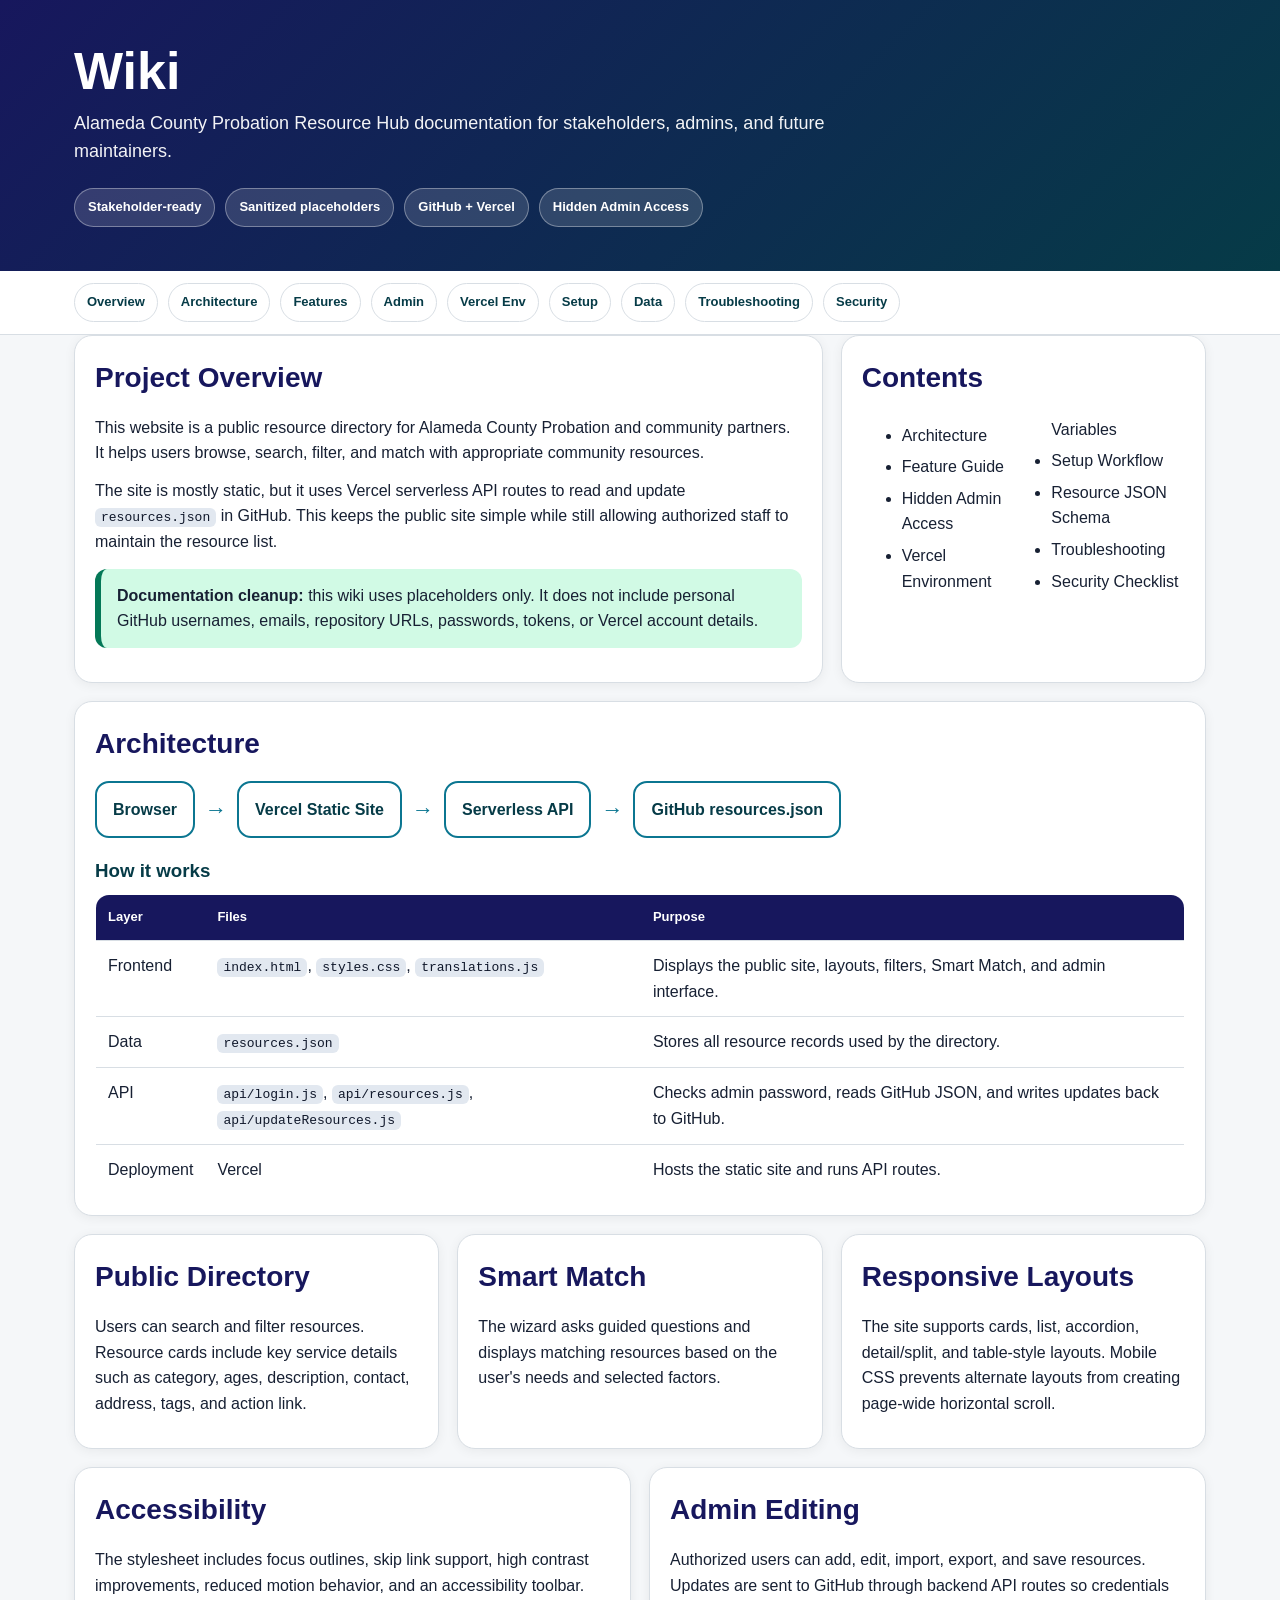
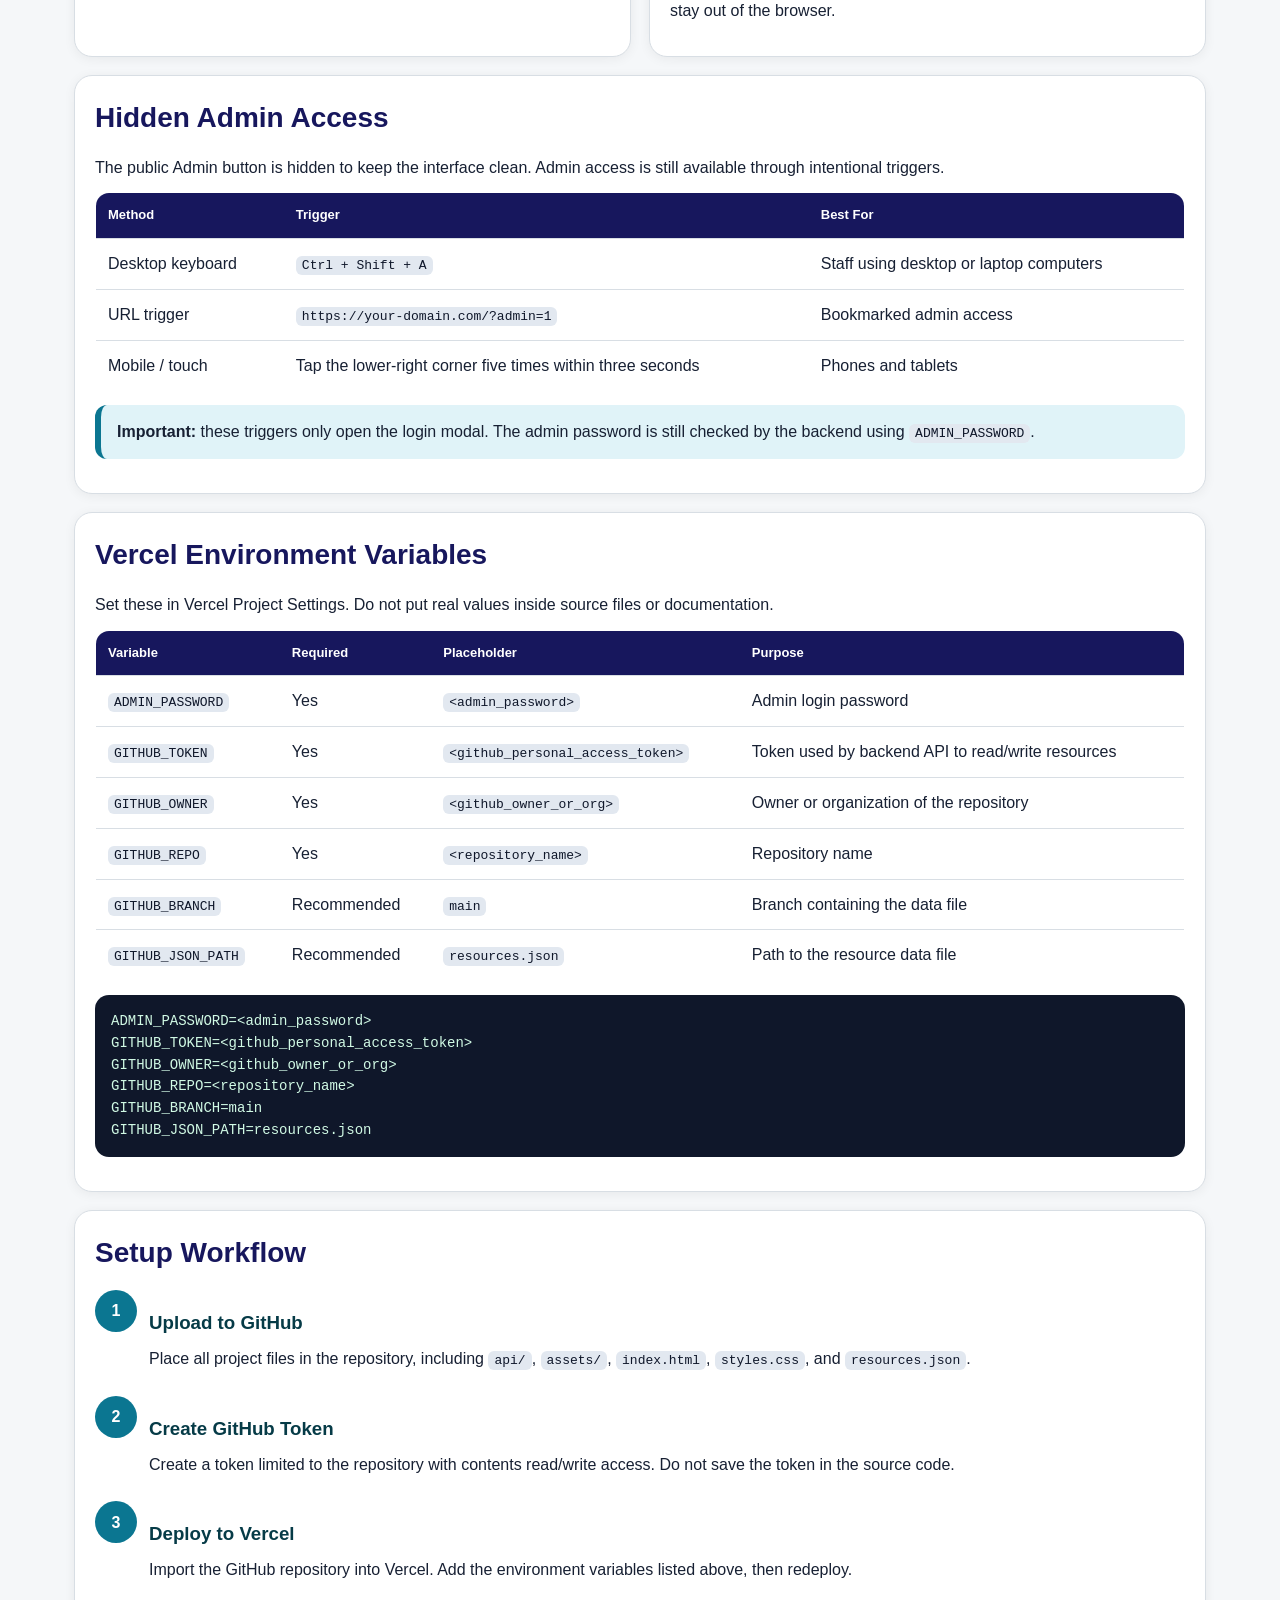
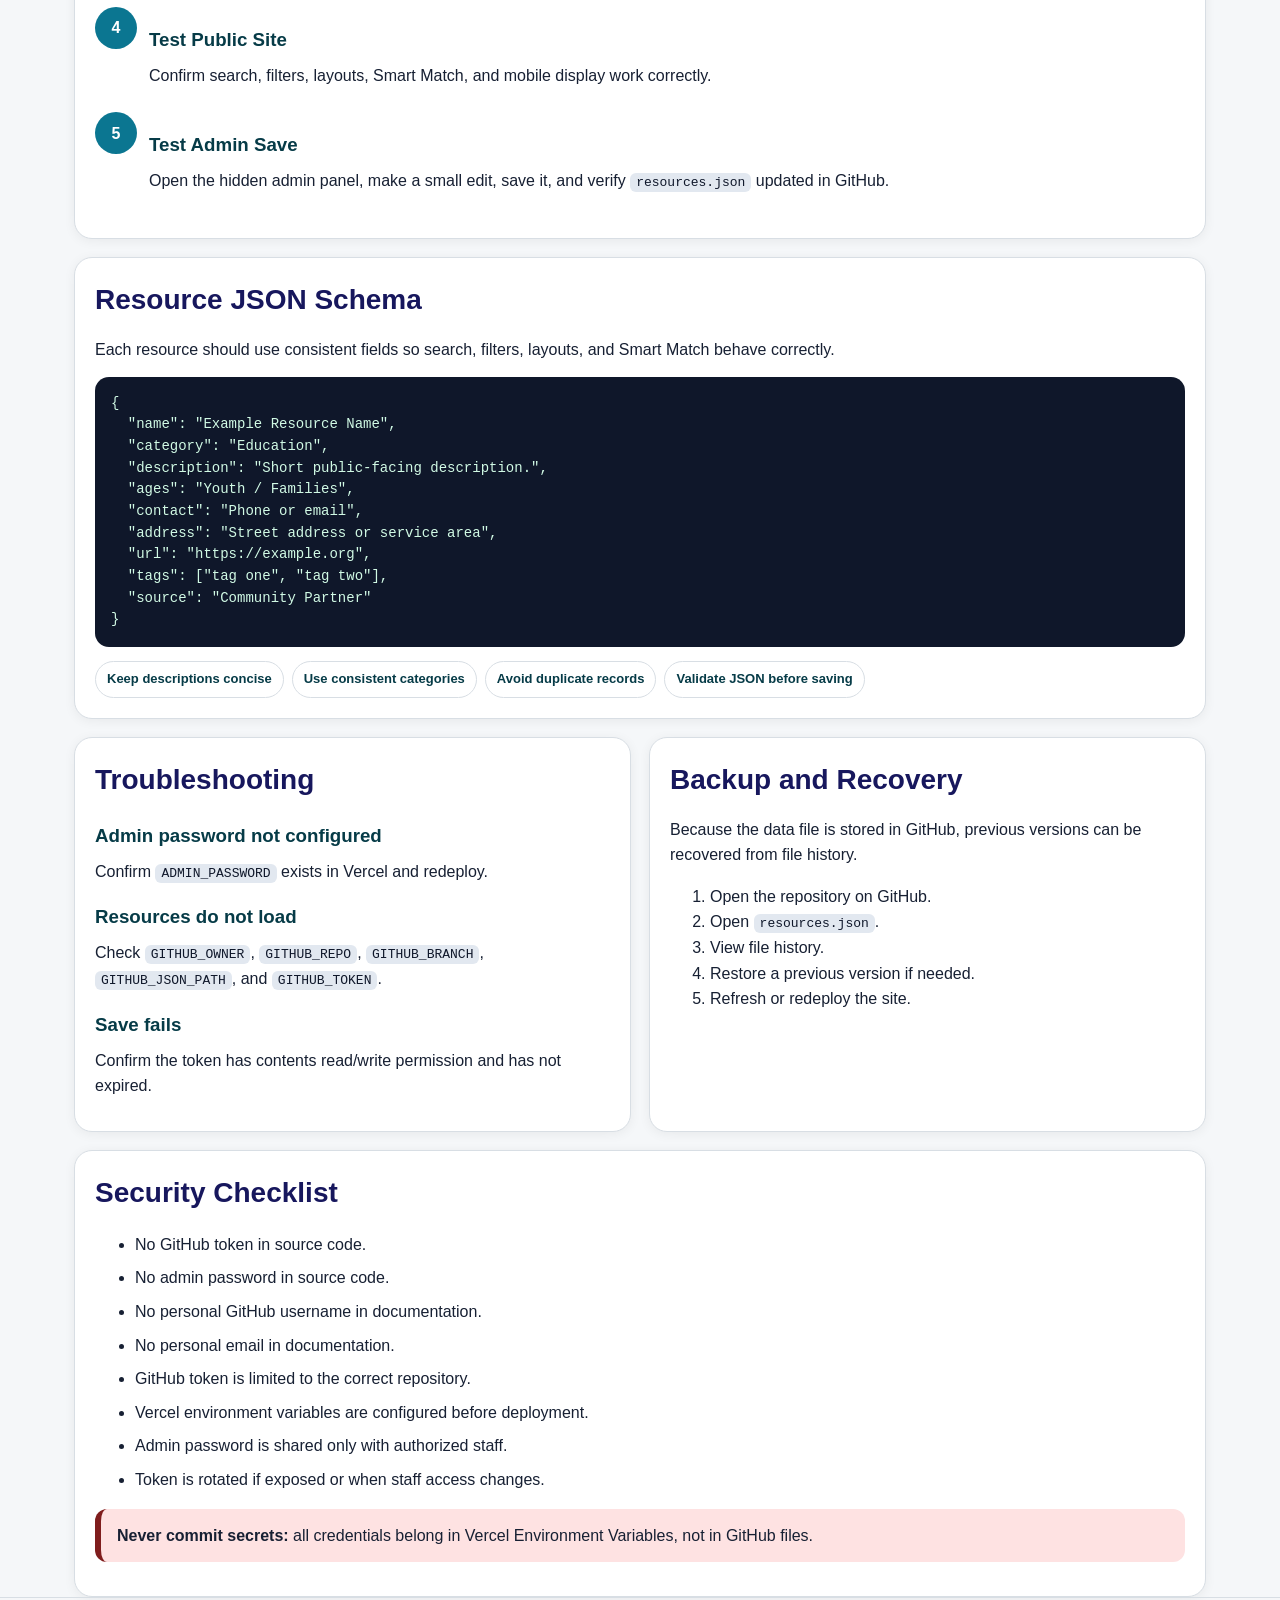
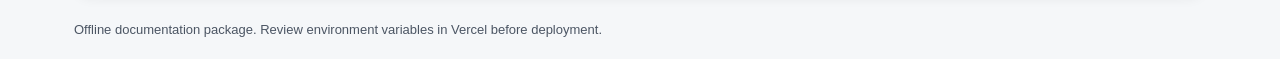
<file: WIKI.html>
<!doctype html>
<html lang="en">
  <head>
    <meta charset="utf-8">
    <meta name="viewport" content="width=device-width, initial-scale=1">
    <title>Wiki - Alameda County Probation Resource Hub</title>
    <style>
      :root {
        --bg: #f5f7f9;
        --panel: #ffffff;
        --ink: #172033;
        --muted: #4b5563;
        --brand: #0B7691;
        --brand2: #063b47;
        --navy: #17175D;
        --gold: #F5BB4C;
        --line: #d8dee4;
        --soft: #e0f3f8;
        --code: #0f172a;
        --codeText: #d1fae5;
        --danger: #7f1d1d;
      }

      * {
        box-sizing: border-box
      }

      html {
        scroll-behavior: smooth
      }

      body {
        margin: 0;
        font-family: Arial, Helvetica, sans-serif;
        background: var(--bg);
        color: var(--ink);
        line-height: 1.6
      }

      .wrap {
        max-width: 1180px;
        margin: 0 auto;
        padding: 0 24px
      }

      .hero {
        background: linear-gradient(135deg, var(--navy), var(--brand2));
        color: white;
        padding: 44px 0
      }

      .hero h1 {
        margin: 0 0 10px;
        font-size: clamp(30px, 5vw, 52px);
        line-height: 1.05
      }

      .hero p {
        margin: 0;
        max-width: 850px;
        font-size: 18px;
        opacity: .95
      }

      .badges {
        display: flex;
        flex-wrap: wrap;
        gap: 10px;
        margin-top: 22px
      }

      .badge {
        background: rgba(255, 255, 255, .14);
        border: 1px solid rgba(255, 255, 255, .35);
        color: white;
        border-radius: 999px;
        padding: 8px 13px;
        font-weight: 700;
        font-size: 13px
      }

      nav {
        position: sticky;
        top: 0;
        background: rgba(255, 255, 255, .96);
        backdrop-filter: blur(8px);
        border-bottom: 1px solid var(--line);
        z-index: 10
      }

      .navrow {
        display: flex;
        gap: 10px;
        overflow: auto;
        padding: 12px 24px
      }

      .navrow a {
        flex: 0 0 auto;
        text-decoration: none;
        color: var(--brand2);
        background: #fff;
        border: 1px solid var(--line);
        padding: 8px 12px;
        border-radius: 999px;
        font-weight: 700;
        font-size: 13px
      }

      main {
        padding: 28px 0 60px
      }

      .grid {
        display: grid;
        grid-template-columns: repeat(12, 1fr);
        gap: 18px
      }

      .card {
        background: var(--panel);
        border: 1px solid var(--line);
        border-radius: 18px;
        padding: 20px;
        box-shadow: 0 2px 12px rgba(0, 0, 0, .06)
      }

      .span-4 {
        grid-column: span 4
      }

      .span-6 {
        grid-column: span 6
      }

      .span-8 {
        grid-column: span 8
      }

      .span-12 {
        grid-column: span 12
      }

      h2 {
        margin: 0 0 14px;
        font-size: 28px;
        color: var(--navy)
      }

      h3 {
        margin: 18px 0 8px;
        color: var(--brand2)
      }

      p {
        margin: 0 0 12px
      }

      .muted {
        color: var(--muted)
      }

      .callout {
        border-left: 6px solid var(--brand);
        background: var(--soft);
        padding: 14px 16px;
        border-radius: 12px;
        margin: 14px 0
      }

      .warn {
        border-left-color: var(--danger);
        background: #fee2e2
      }

      .ok {
        border-left-color: #047857;
        background: #d1fae5
      }

      .step {
        display: grid;
        grid-template-columns: 42px 1fr;
        gap: 12px;
        margin: 12px 0
      }

      .num {
        width: 42px;
        height: 42px;
        border-radius: 50%;
        background: var(--brand);
        color: white;
        display: flex;
        align-items: center;
        justify-content: center;
        font-weight: 900
      }

      .flow {
        display: flex;
        flex-wrap: wrap;
        gap: 10px;
        align-items: center
      }

      .node {
        background: #fff;
        border: 2px solid var(--brand);
        color: var(--brand2);
        border-radius: 14px;
        padding: 14px 16px;
        font-weight: 800
      }

      .arrow {
        font-weight: 900;
        color: var(--brand);
        font-size: 22px
      }

      table {
        width: 100%;
        border-collapse: collapse;
        background: white;
        border-radius: 14px;
        overflow: hidden;
        border: 1px solid var(--line)
      }

      th {
        background: var(--navy);
        color: white;
        text-align: left;
        padding: 12px;
        font-size: 13px
      }

      td {
        border-top: 1px solid var(--line);
        padding: 12px;
        vertical-align: top
      }

      code {
        background: #e2e8f0;
        border-radius: 6px;
        padding: 2px 6px;
        color: #0f172a
      }

      pre {
        background: var(--code);
        color: var(--codeText);
        border-radius: 14px;
        padding: 16px;
        overflow: auto;
        font-size: 14px;
        line-height: 1.55
      }

      .checklist li {
        margin: 8px 0
      }

      .pilllist {
        display: flex;
        flex-wrap: wrap;
        gap: 8px
      }

      .pill {
        background: #fff;
        border: 1px solid var(--line);
        border-radius: 999px;
        padding: 7px 11px;
        font-weight: 700;
        color: var(--brand2);
        font-size: 13px
      }

      .toc-card ul {
        columns: 2;
        margin-bottom: 0
      }

      .toc-card li {
        margin: 6px 0
      }

      .footer {
        border-top: 1px solid var(--line);
        padding: 22px 0;
        color: var(--muted);
        font-size: 13px
      }

      @media(max-width:800px) {

        .span-4,
        .span-6,
        .span-8,
        .span-12 {
          grid-column: span 12
        }

        .toc-card ul {
          columns: 1
        }

        .flow {
          display: grid
        }

        .arrow {
          display: none
        }

        .wrap {
          padding: 0 16px
        }

        .hero {
          padding: 32px 0
        }

        .card {
          padding: 16px
        }
      }
    </style>
  </head>
  <body>
    <header class="hero">
      <div class="wrap">
        <h1>Wiki</h1>
        <p>Alameda County Probation Resource Hub documentation for stakeholders, admins, and future maintainers.</p>
        <div class="badges"><span class="badge">Stakeholder-ready</span><span class="badge">Sanitized placeholders</span><span class="badge">GitHub + Vercel</span><span class="badge">Hidden Admin Access</span></div>
      </div>
    </header>
    <nav>
      <div class="navrow wrap"><a href="#overview">Overview</a><a href="#architecture">Architecture</a><a href="#features">Features</a><a href="#admin">Admin</a><a href="#env">Vercel Env</a><a href="#setup">Setup</a><a href="#data">Data</a><a href="#troubleshooting">Troubleshooting</a><a href="#security">Security</a></div>
    </nav>
    <main class="wrap">
      <section id="overview" class="grid">
        <div class="card span-8">
          <h2>Project Overview</h2>
          <p>This website is a public resource directory for Alameda County Probation and community partners. It helps users browse, search, filter, and match with appropriate community resources.</p>
          <p>The site is mostly static, but it uses Vercel serverless API routes to read and update <code>resources.json</code> in GitHub. This keeps the public site simple while still allowing authorized staff to maintain the resource list.</p>
          <div class="callout ok"><strong>Documentation cleanup:</strong> this wiki uses placeholders only. It does not include personal GitHub usernames, emails, repository URLs, passwords, tokens, or Vercel account details.</div>
        </div>
        <div class="card span-4 toc-card">
          <h2>Contents</h2>
          <ul>
            <li>Architecture</li>
            <li>Feature Guide</li>
            <li>Hidden Admin Access</li>
            <li>Vercel Environment Variables</li>
            <li>Setup Workflow</li>
            <li>Resource JSON Schema</li>
            <li>Troubleshooting</li>
            <li>Security Checklist</li>
          </ul>
        </div>
      </section>
      <section id="architecture" class="card span-12" style="margin-top:18px">
        <h2>Architecture</h2>
        <div class="flow">
          <div class="node">Browser</div>
          <div class="arrow">→</div>
          <div class="node">Vercel Static Site</div>
          <div class="arrow">→</div>
          <div class="node">Serverless API</div>
          <div class="arrow">→</div>
          <div class="node">GitHub resources.json</div>
        </div>
        <h3>How it works</h3>
        <table>
          <tr>
            <th>Layer</th>
            <th>Files</th>
            <th>Purpose</th>
          </tr>
          <tr>
            <td>Frontend</td>
            <td><code>index.html</code>, <code>styles.css</code>, <code>translations.js</code></td>
            <td>Displays the public site, layouts, filters, Smart Match, and admin interface.</td>
          </tr>
          <tr>
            <td>Data</td>
            <td><code>resources.json</code></td>
            <td>Stores all resource records used by the directory.</td>
          </tr>
          <tr>
            <td>API</td>
            <td><code>api/login.js</code>, <code>api/resources.js</code>, <code>api/updateResources.js</code></td>
            <td>Checks admin password, reads GitHub JSON, and writes updates back to GitHub.</td>
          </tr>
          <tr>
            <td>Deployment</td>
            <td>Vercel</td>
            <td>Hosts the static site and runs API routes.</td>
          </tr>
        </table>
      </section>
      <section id="features" class="grid" style="margin-top:18px">
        <div class="card span-4">
          <h2>Public Directory</h2>
          <p>Users can search and filter resources. Resource cards include key service details such as category, ages, description, contact, address, tags, and action link.</p>
        </div>
        <div class="card span-4">
          <h2>Smart Match</h2>
          <p>The wizard asks guided questions and displays matching resources based on the user's needs and selected factors.</p>
        </div>
        <div class="card span-4">
          <h2>Responsive Layouts</h2>
          <p>The site supports cards, list, accordion, detail/split, and table-style layouts. Mobile CSS prevents alternate layouts from creating page-wide horizontal scroll.</p>
        </div>
        <div class="card span-6">
          <h2>Accessibility</h2>
          <p>The stylesheet includes focus outlines, skip link support, high contrast improvements, reduced motion behavior, and an accessibility toolbar.</p>
        </div>
        <div class="card span-6">
          <h2>Admin Editing</h2>
          <p>Authorized users can add, edit, import, export, and save resources. Updates are sent to GitHub through backend API routes so credentials stay out of the browser.</p>
        </div>
      </section>
      <section id="admin" class="card" style="margin-top:18px">
        <h2>Hidden Admin Access</h2>
        <p>The public Admin button is hidden to keep the interface clean. Admin access is still available through intentional triggers.</p>
        <table>
          <tr>
            <th>Method</th>
            <th>Trigger</th>
            <th>Best For</th>
          </tr>
          <tr>
            <td>Desktop keyboard</td>
            <td><code>Ctrl + Shift + A</code></td>
            <td>Staff using desktop or laptop computers</td>
          </tr>
          <tr>
            <td>URL trigger</td>
            <td><code>https://your-domain.com/?admin=1</code></td>
            <td>Bookmarked admin access</td>
          </tr>
          <tr>
            <td>Mobile / touch</td>
            <td>Tap the lower-right corner five times within three seconds</td>
            <td>Phones and tablets</td>
          </tr>
        </table>
        <div class="callout"><strong>Important:</strong> these triggers only open the login modal. The admin password is still checked by the backend using <code>ADMIN_PASSWORD</code>.</div>
      </section>
      <section id="env" class="card" style="margin-top:18px">
        <h2>Vercel Environment Variables</h2>
        <p>Set these in Vercel Project Settings. Do not put real values inside source files or documentation.</p>
        <table>
          <tr>
            <th>Variable</th>
            <th>Required</th>
            <th>Placeholder</th>
            <th>Purpose</th>
          </tr>
          <tr>
            <td><code>ADMIN_PASSWORD</code></td>
            <td>Yes</td>
            <td><code>&lt;admin_password&gt;</code></td>
            <td>Admin login password</td>
          </tr>
          <tr>
            <td><code>GITHUB_TOKEN</code></td>
            <td>Yes</td>
            <td><code>&lt;github_personal_access_token&gt;</code></td>
            <td>Token used by backend API to read/write resources</td>
          </tr>
          <tr>
            <td><code>GITHUB_OWNER</code></td>
            <td>Yes</td>
            <td><code>&lt;github_owner_or_org&gt;</code></td>
            <td>Owner or organization of the repository</td>
          </tr>
          <tr>
            <td><code>GITHUB_REPO</code></td>
            <td>Yes</td>
            <td><code>&lt;repository_name&gt;</code></td>
            <td>Repository name</td>
          </tr>
          <tr>
            <td><code>GITHUB_BRANCH</code></td>
            <td>Recommended</td>
            <td><code>main</code></td>
            <td>Branch containing the data file</td>
          </tr>
          <tr>
            <td><code>GITHUB_JSON_PATH</code></td>
            <td>Recommended</td>
            <td><code>resources.json</code></td>
            <td>Path to the resource data file</td>
          </tr>
        </table>
        <pre>ADMIN_PASSWORD=&lt;admin_password&gt;
GITHUB_TOKEN=&lt;github_personal_access_token&gt;
GITHUB_OWNER=&lt;github_owner_or_org&gt;
GITHUB_REPO=&lt;repository_name&gt;
GITHUB_BRANCH=main
GITHUB_JSON_PATH=resources.json</pre>
      </section>
      <section id="setup" class="card" style="margin-top:18px">
        <h2>Setup Workflow</h2>
        <div class="step">
          <div class="num">1</div>
          <div>
            <h3>Upload to GitHub</h3>
            <p>Place all project files in the repository, including <code>api/</code>, <code>assets/</code>, <code>index.html</code>, <code>styles.css</code>, and <code>resources.json</code>.</p>
          </div>
        </div>
        <div class="step">
          <div class="num">2</div>
          <div>
            <h3>Create GitHub Token</h3>
            <p>Create a token limited to the repository with contents read/write access. Do not save the token in the source code.</p>
          </div>
        </div>
        <div class="step">
          <div class="num">3</div>
          <div>
            <h3>Deploy to Vercel</h3>
            <p>Import the GitHub repository into Vercel. Add the environment variables listed above, then redeploy.</p>
          </div>
        </div>
        <div class="step">
          <div class="num">4</div>
          <div>
            <h3>Test Public Site</h3>
            <p>Confirm search, filters, layouts, Smart Match, and mobile display work correctly.</p>
          </div>
        </div>
        <div class="step">
          <div class="num">5</div>
          <div>
            <h3>Test Admin Save</h3>
            <p>Open the hidden admin panel, make a small edit, save it, and verify <code>resources.json</code> updated in GitHub.</p>
          </div>
        </div>
      </section>
      <section id="data" class="card" style="margin-top:18px">
        <h2>Resource JSON Schema</h2>
        <p>Each resource should use consistent fields so search, filters, layouts, and Smart Match behave correctly.</p>
        <pre>{
  "name": "Example Resource Name",
  "category": "Education",
  "description": "Short public-facing description.",
  "ages": "Youth / Families",
  "contact": "Phone or email",
  "address": "Street address or service area",
  "url": "https://example.org",
  "tags": ["tag one", "tag two"],
  "source": "Community Partner"
}</pre>
        <div class="pilllist"><span class="pill">Keep descriptions concise</span><span class="pill">Use consistent categories</span><span class="pill">Avoid duplicate records</span><span class="pill">Validate JSON before saving</span></div>
      </section>
      <section id="troubleshooting" class="grid" style="margin-top:18px">
        <div class="card span-6">
          <h2>Troubleshooting</h2>
          <h3>Admin password not configured</h3>
          <p>Confirm <code>ADMIN_PASSWORD</code> exists in Vercel and redeploy.</p>
          <h3>Resources do not load</h3>
          <p>Check <code>GITHUB_OWNER</code>, <code>GITHUB_REPO</code>, <code>GITHUB_BRANCH</code>, <code>GITHUB_JSON_PATH</code>, and <code>GITHUB_TOKEN</code>.</p>
          <h3>Save fails</h3>
          <p>Confirm the token has contents read/write permission and has not expired.</p>
        </div>
        <div class="card span-6">
          <h2>Backup and Recovery</h2>
          <p>Because the data file is stored in GitHub, previous versions can be recovered from file history.</p>
          <ol>
            <li>Open the repository on GitHub.</li>
            <li>Open <code>resources.json</code>.</li>
            <li>View file history.</li>
            <li>Restore a previous version if needed.</li>
            <li>Refresh or redeploy the site.</li>
          </ol>
        </div>
      </section>
      <section id="security" class="card" style="margin-top:18px">
        <h2>Security Checklist</h2>
        <ul class="checklist">
          <li>No GitHub token in source code.</li>
          <li>No admin password in source code.</li>
          <li>No personal GitHub username in documentation.</li>
          <li>No personal email in documentation.</li>
          <li>GitHub token is limited to the correct repository.</li>
          <li>Vercel environment variables are configured before deployment.</li>
          <li>Admin password is shared only with authorized staff.</li>
          <li>Token is rotated if exposed or when staff access changes.</li>
        </ul>
        <div class="callout warn"><strong>Never commit secrets:</strong> all credentials belong in Vercel Environment Variables, not in GitHub files.</div>
      </section>
    </main>
    <footer class="footer">
      <div class="wrap">Offline documentation package. Review environment variables in Vercel before deployment.</div>
    </footer>
  </body>
</html>
</file>
